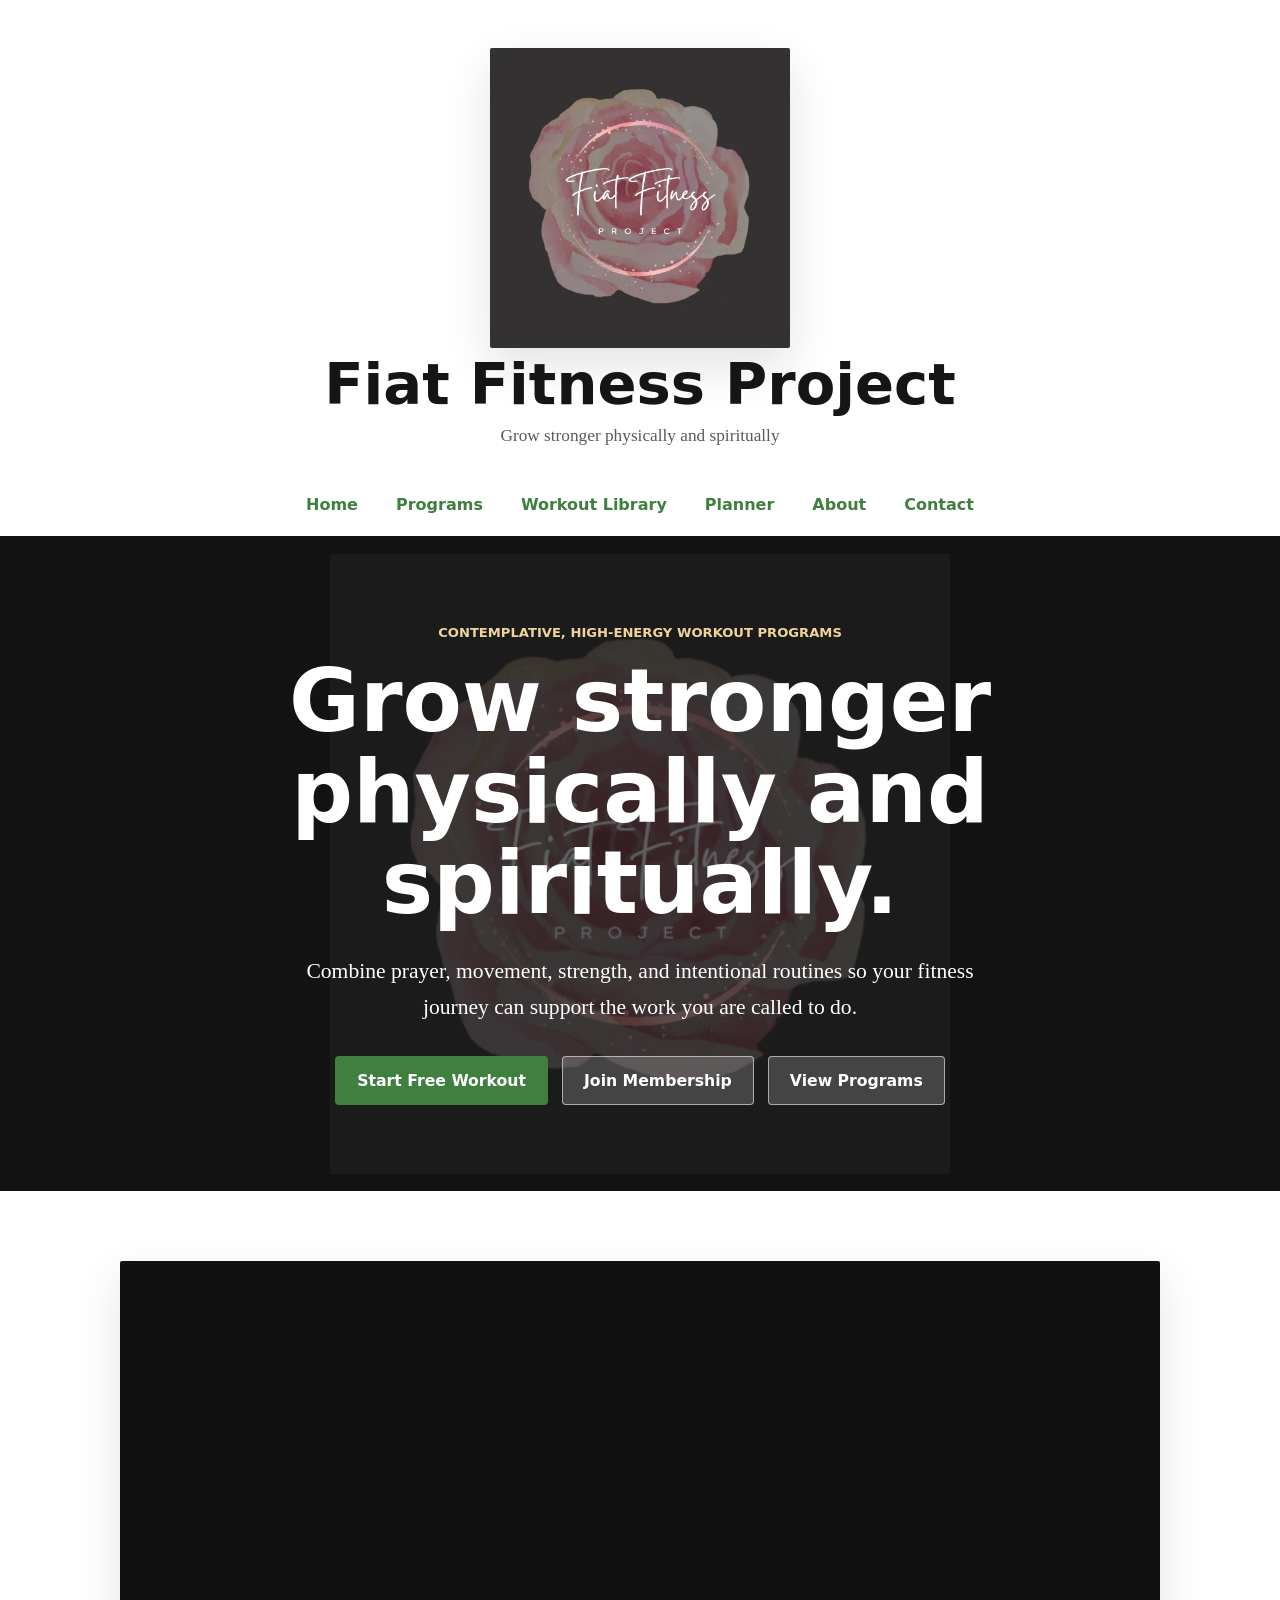
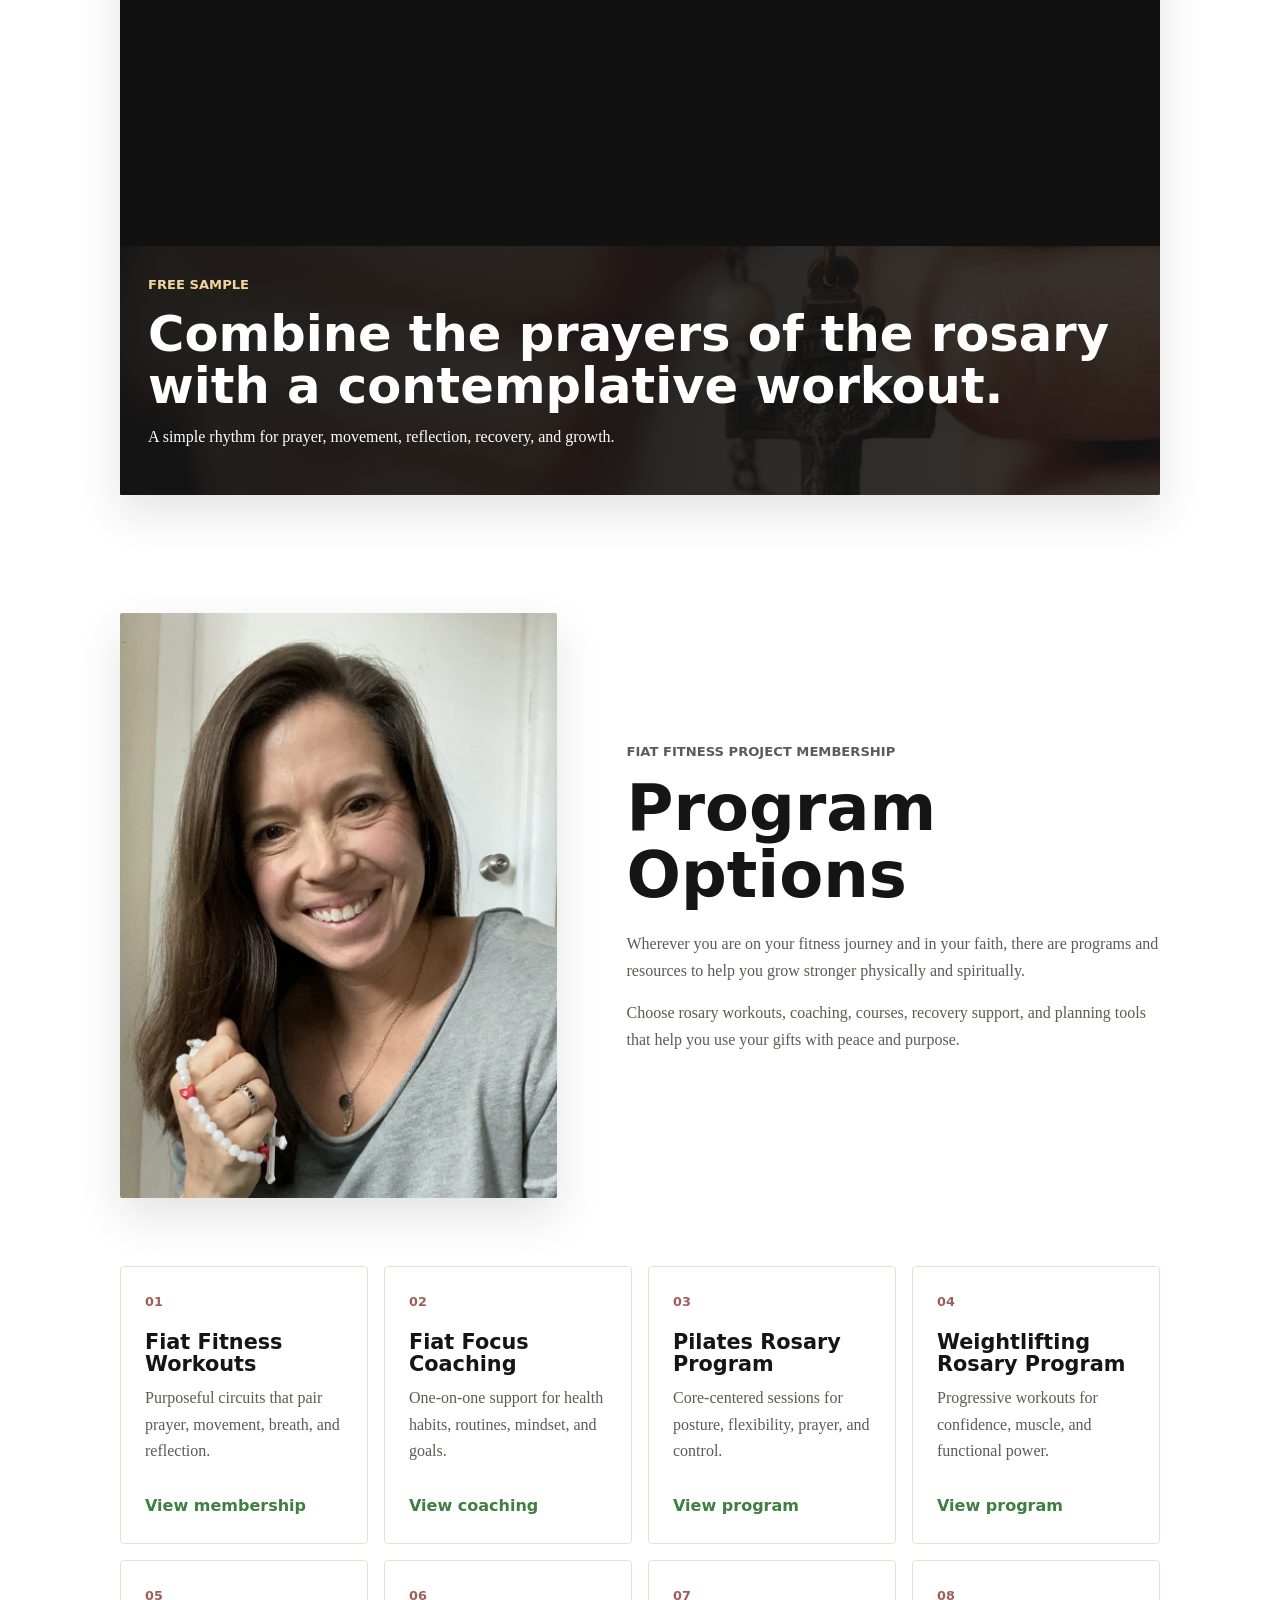
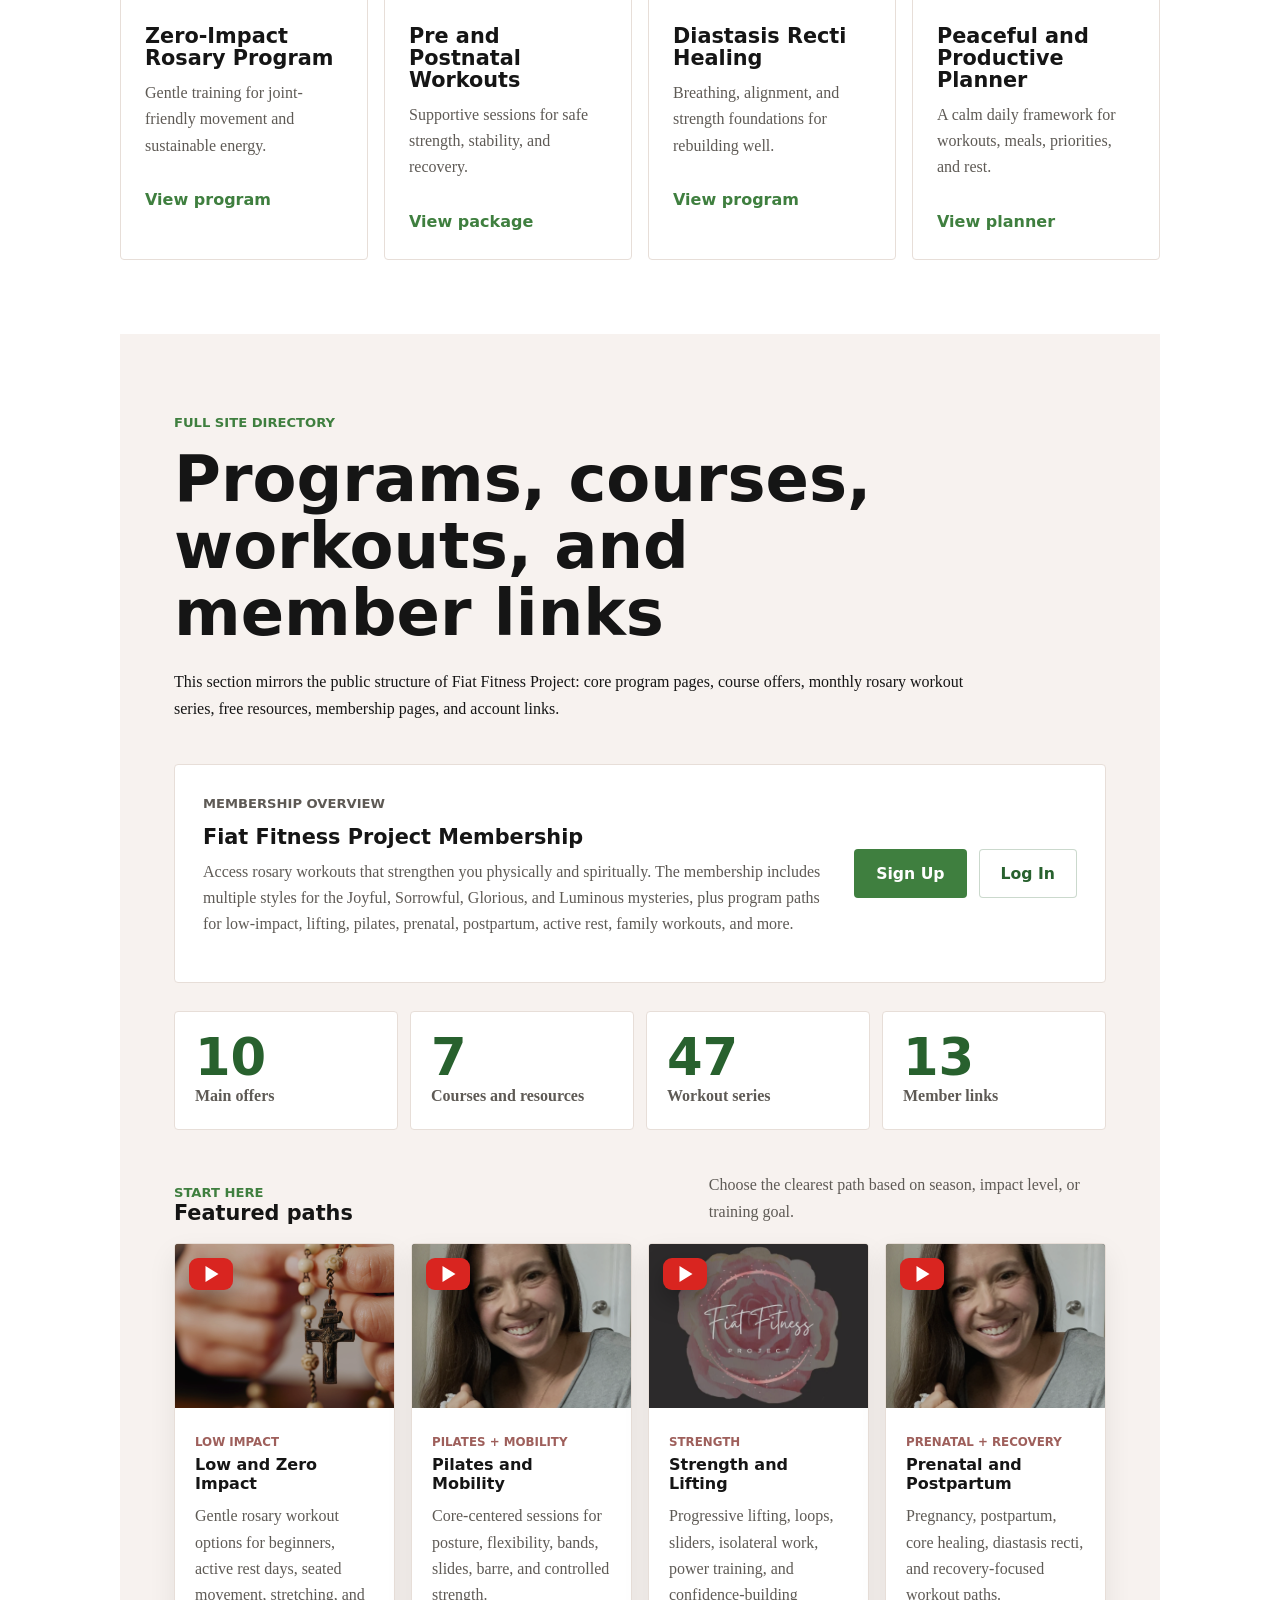
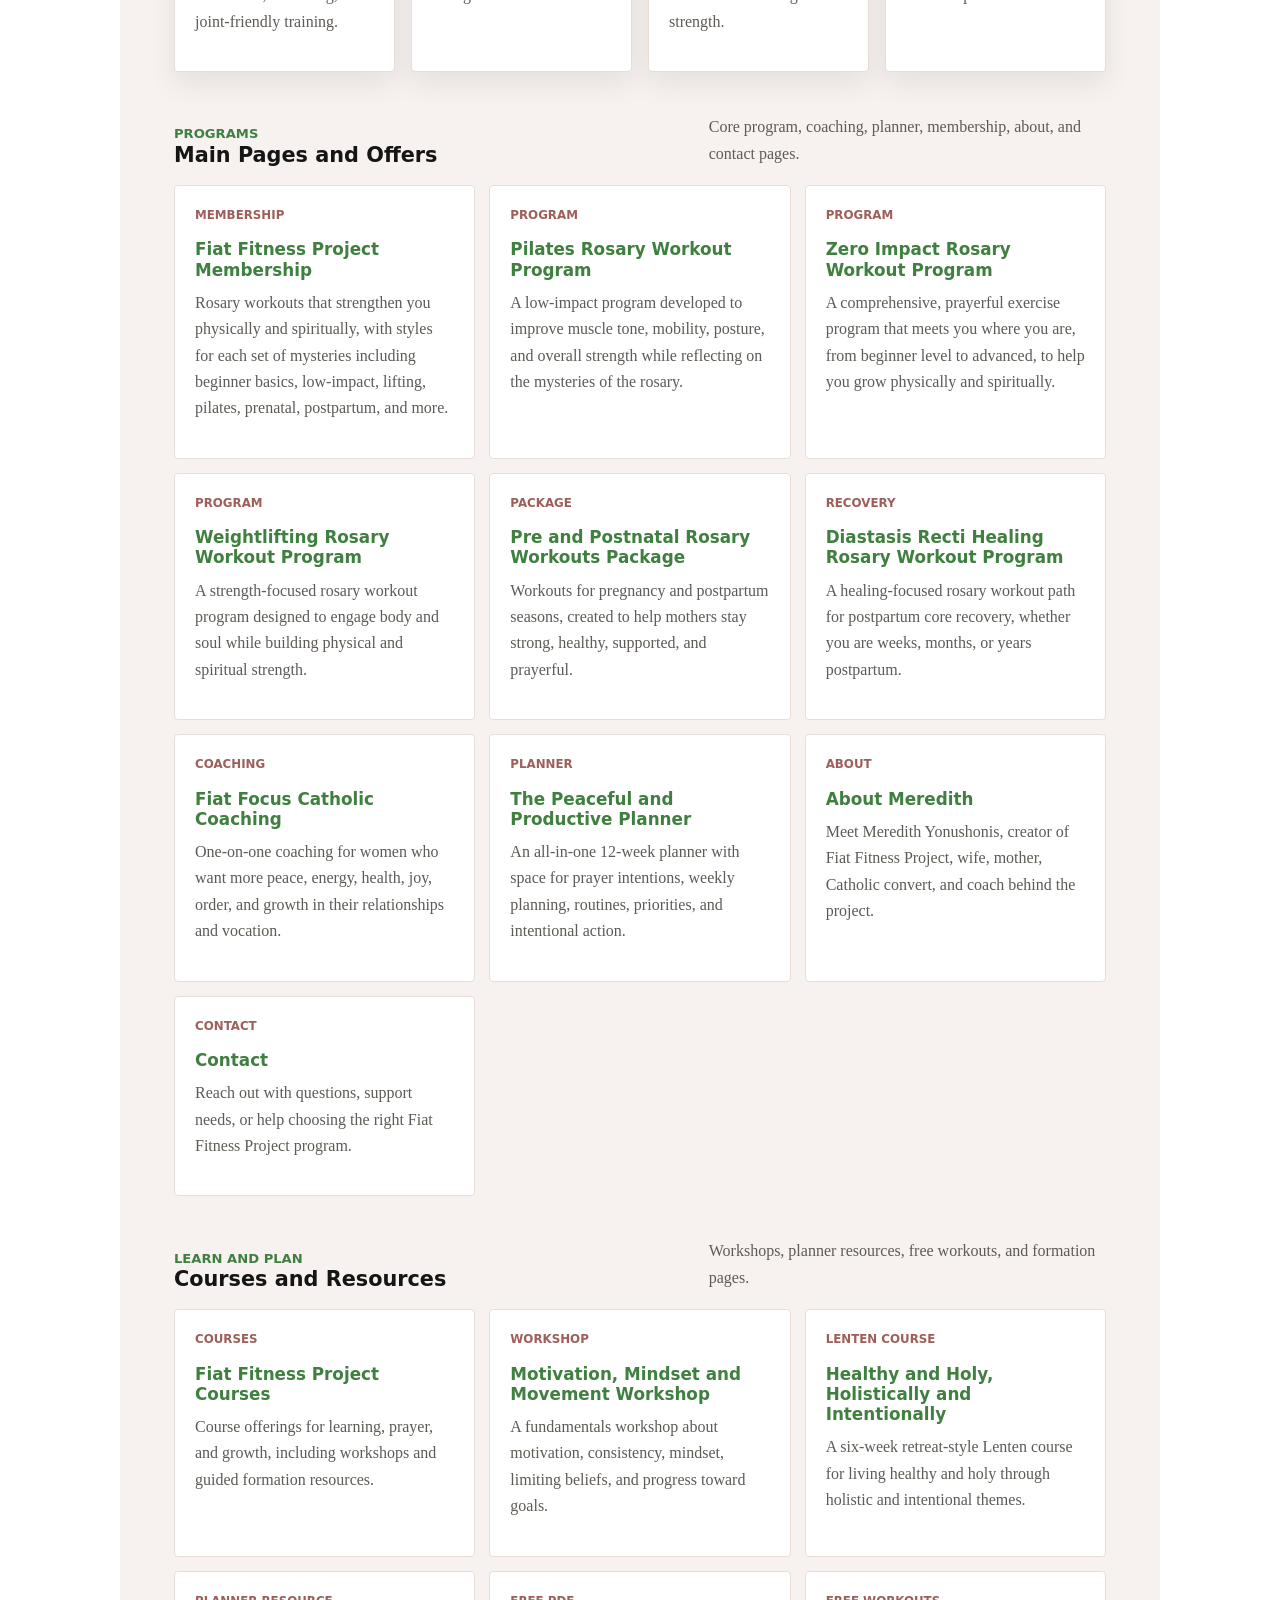
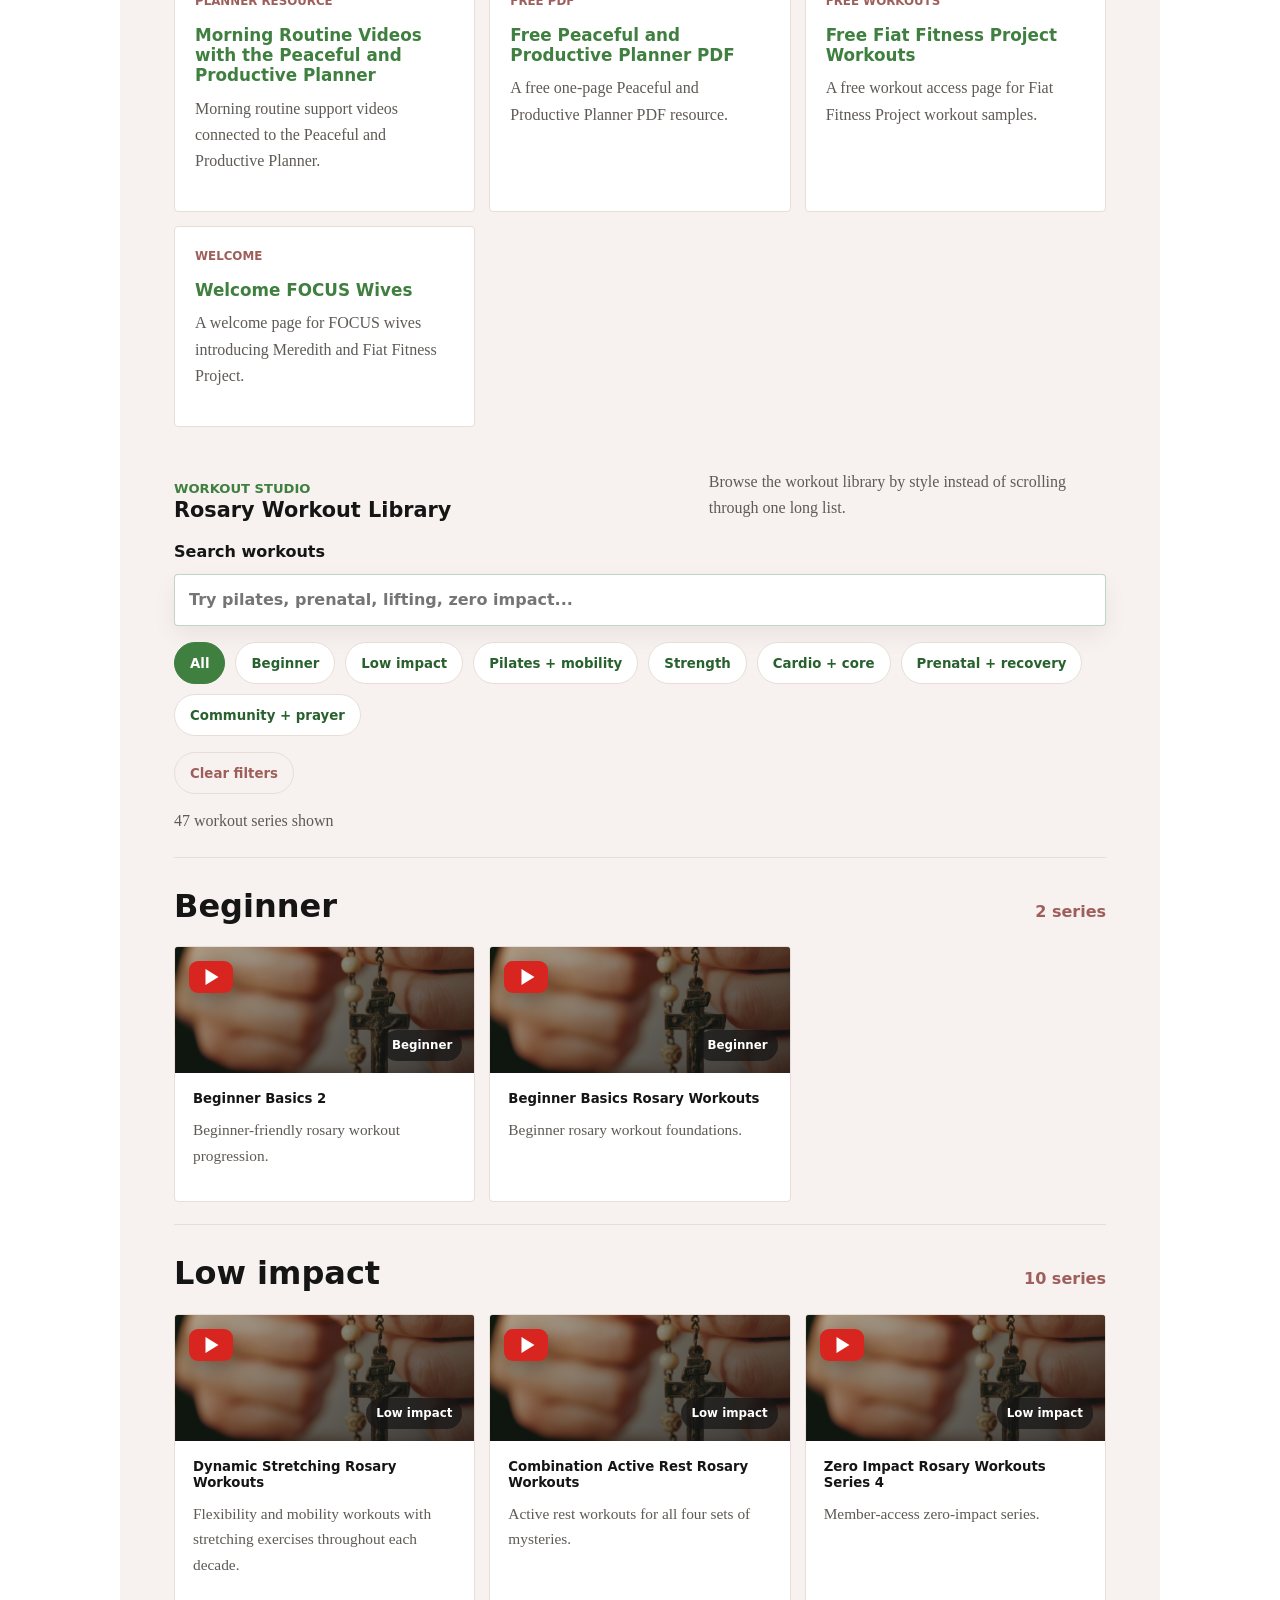
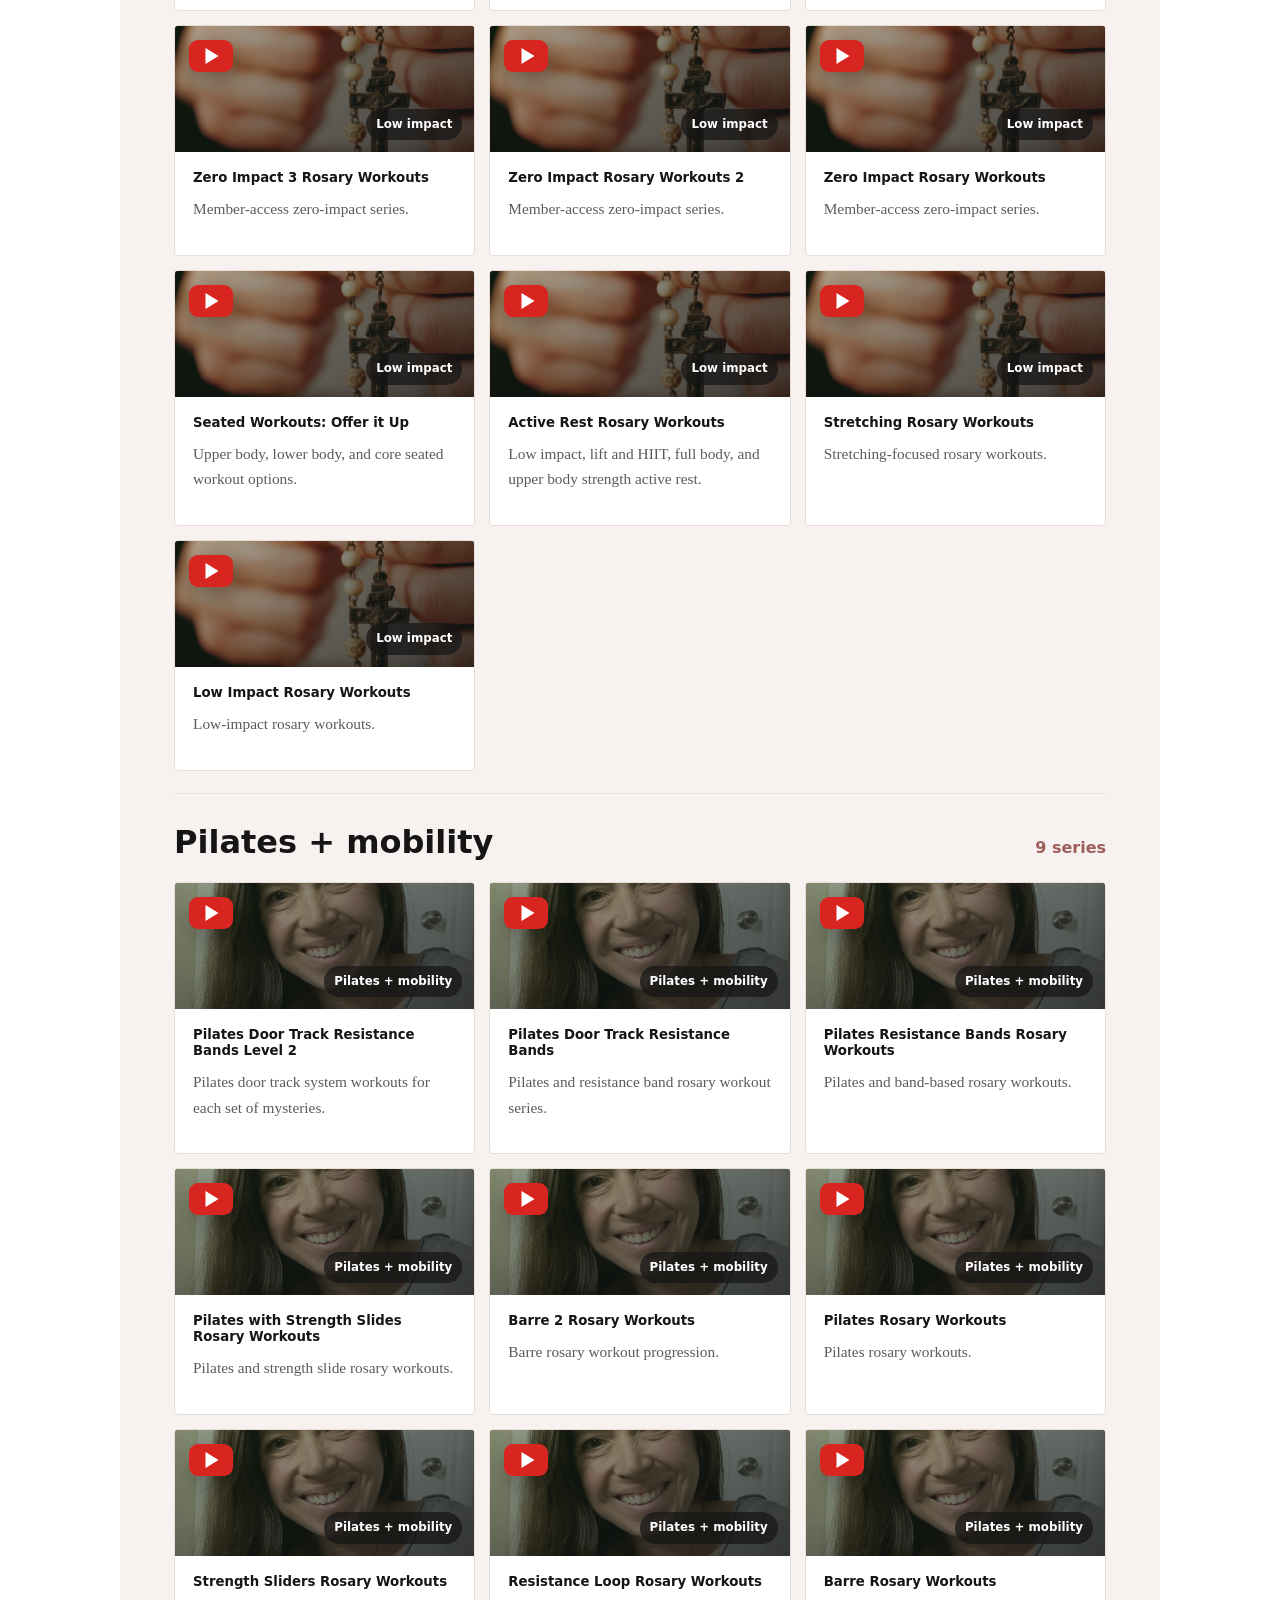
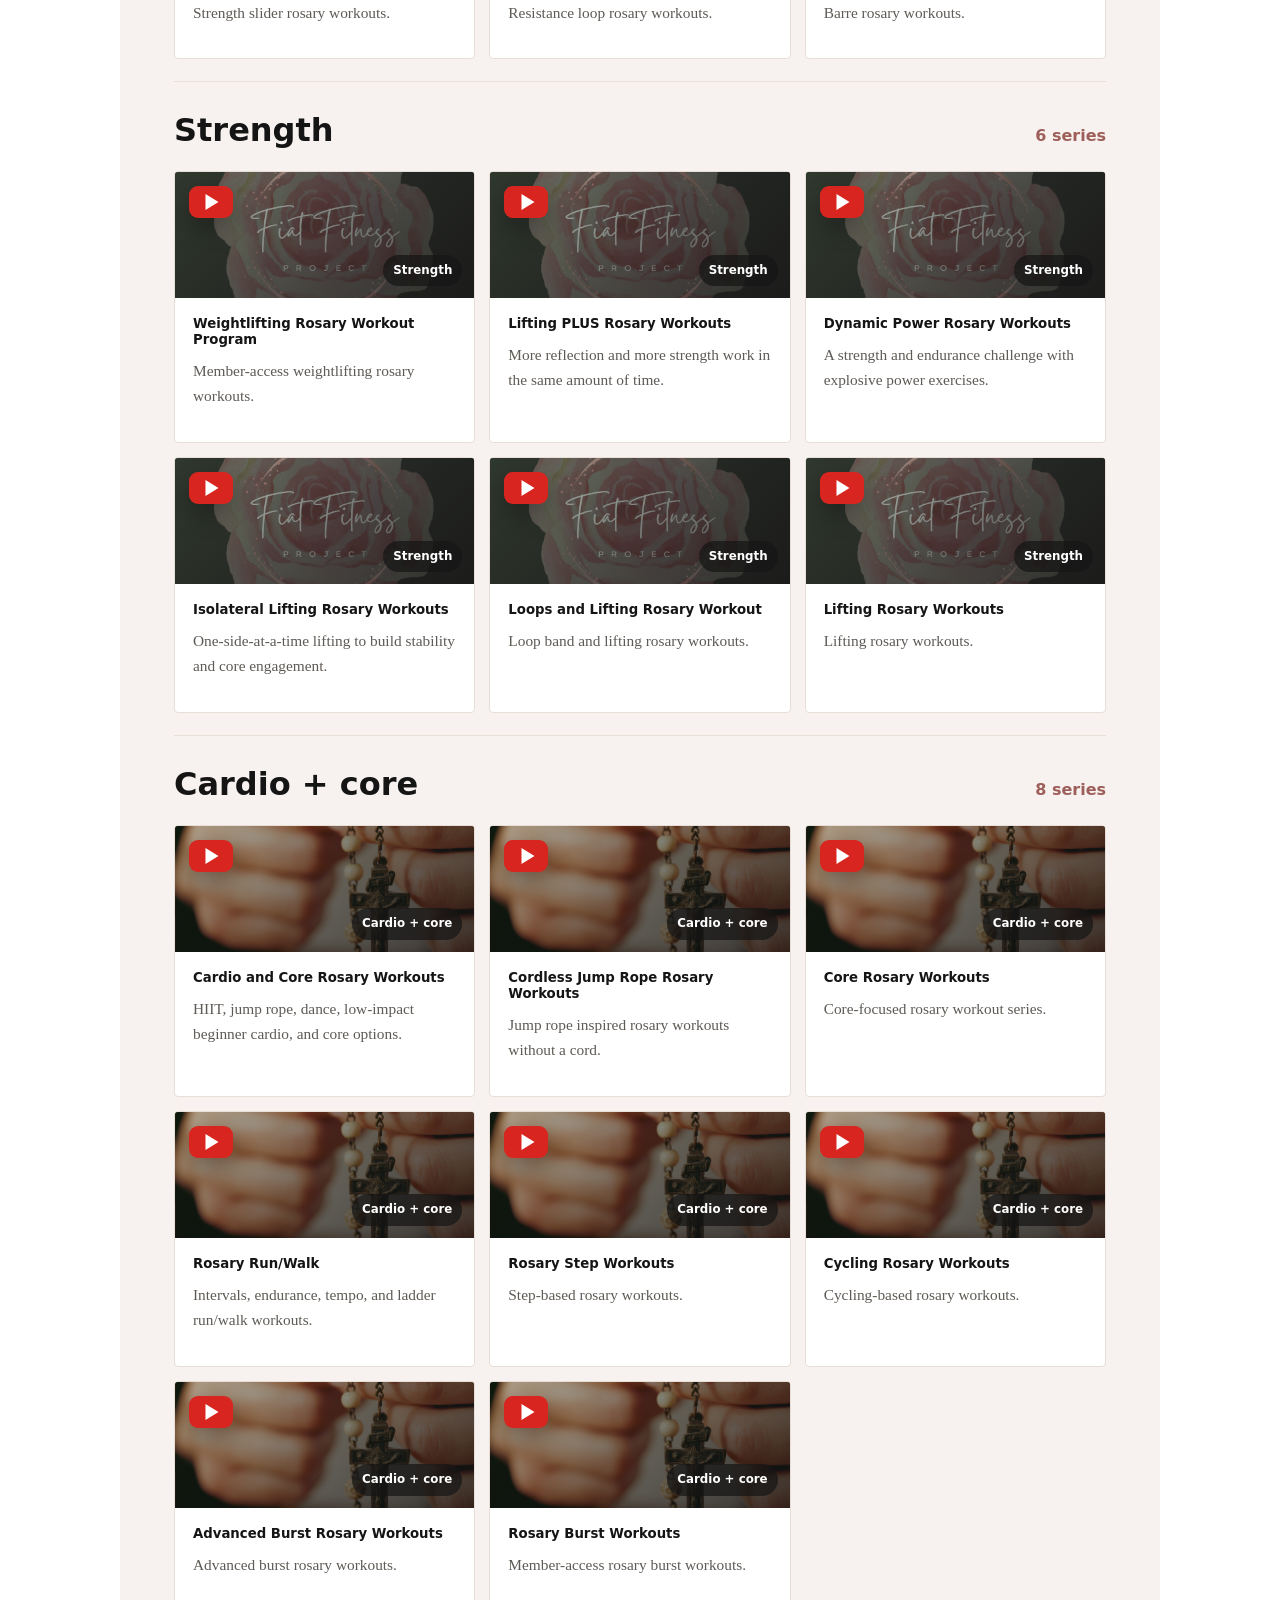
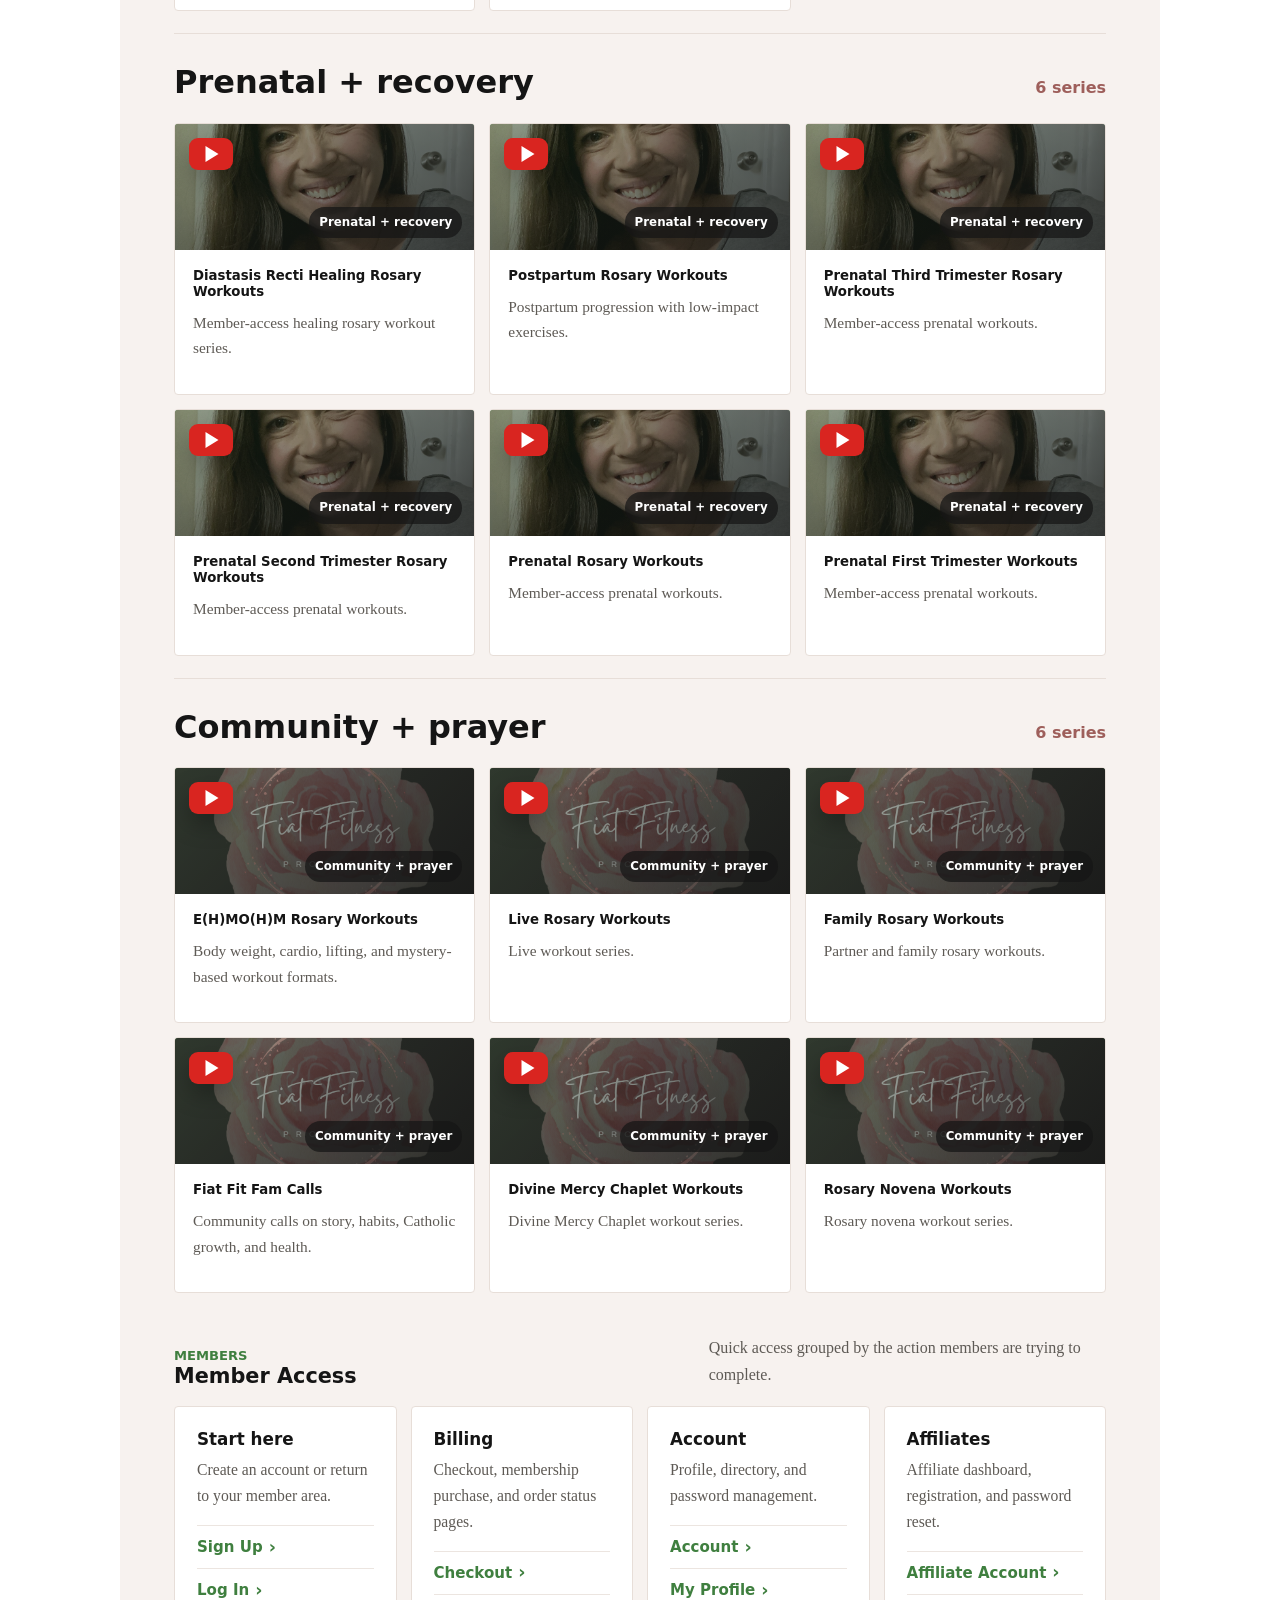
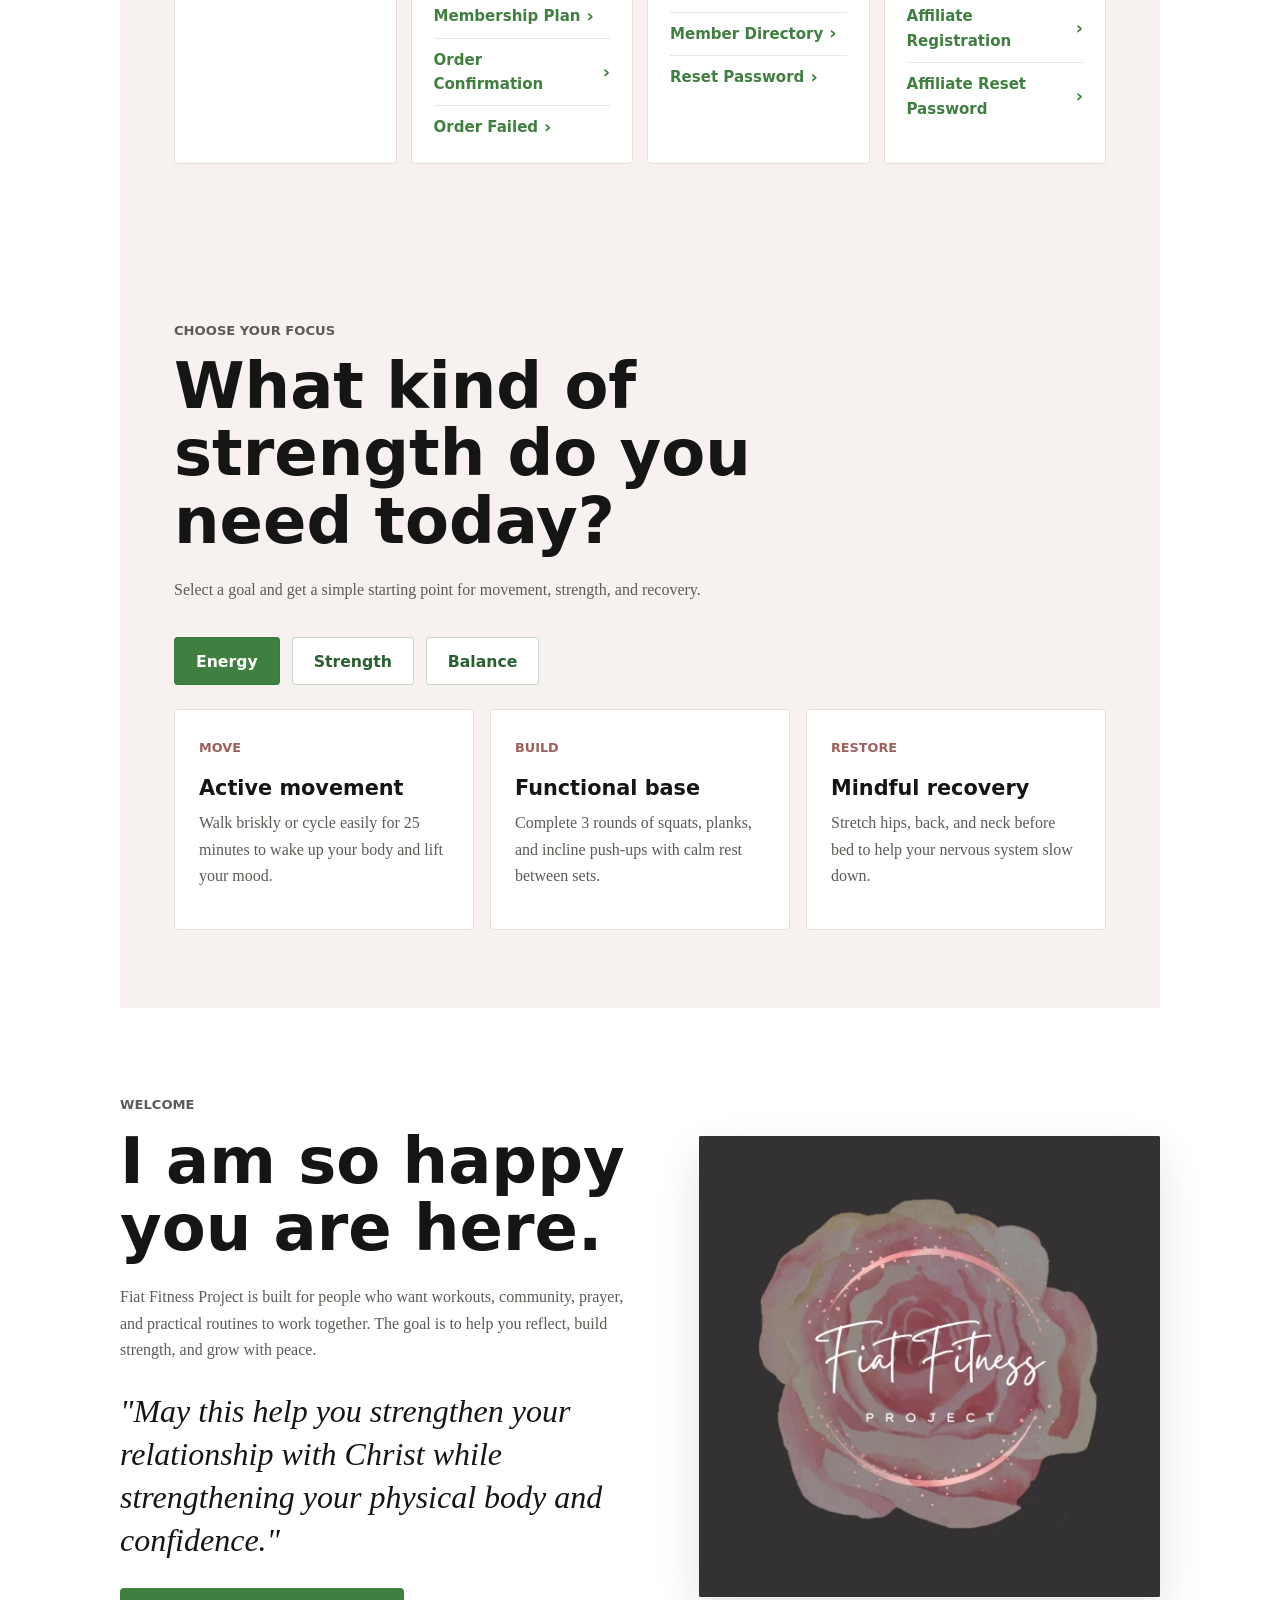
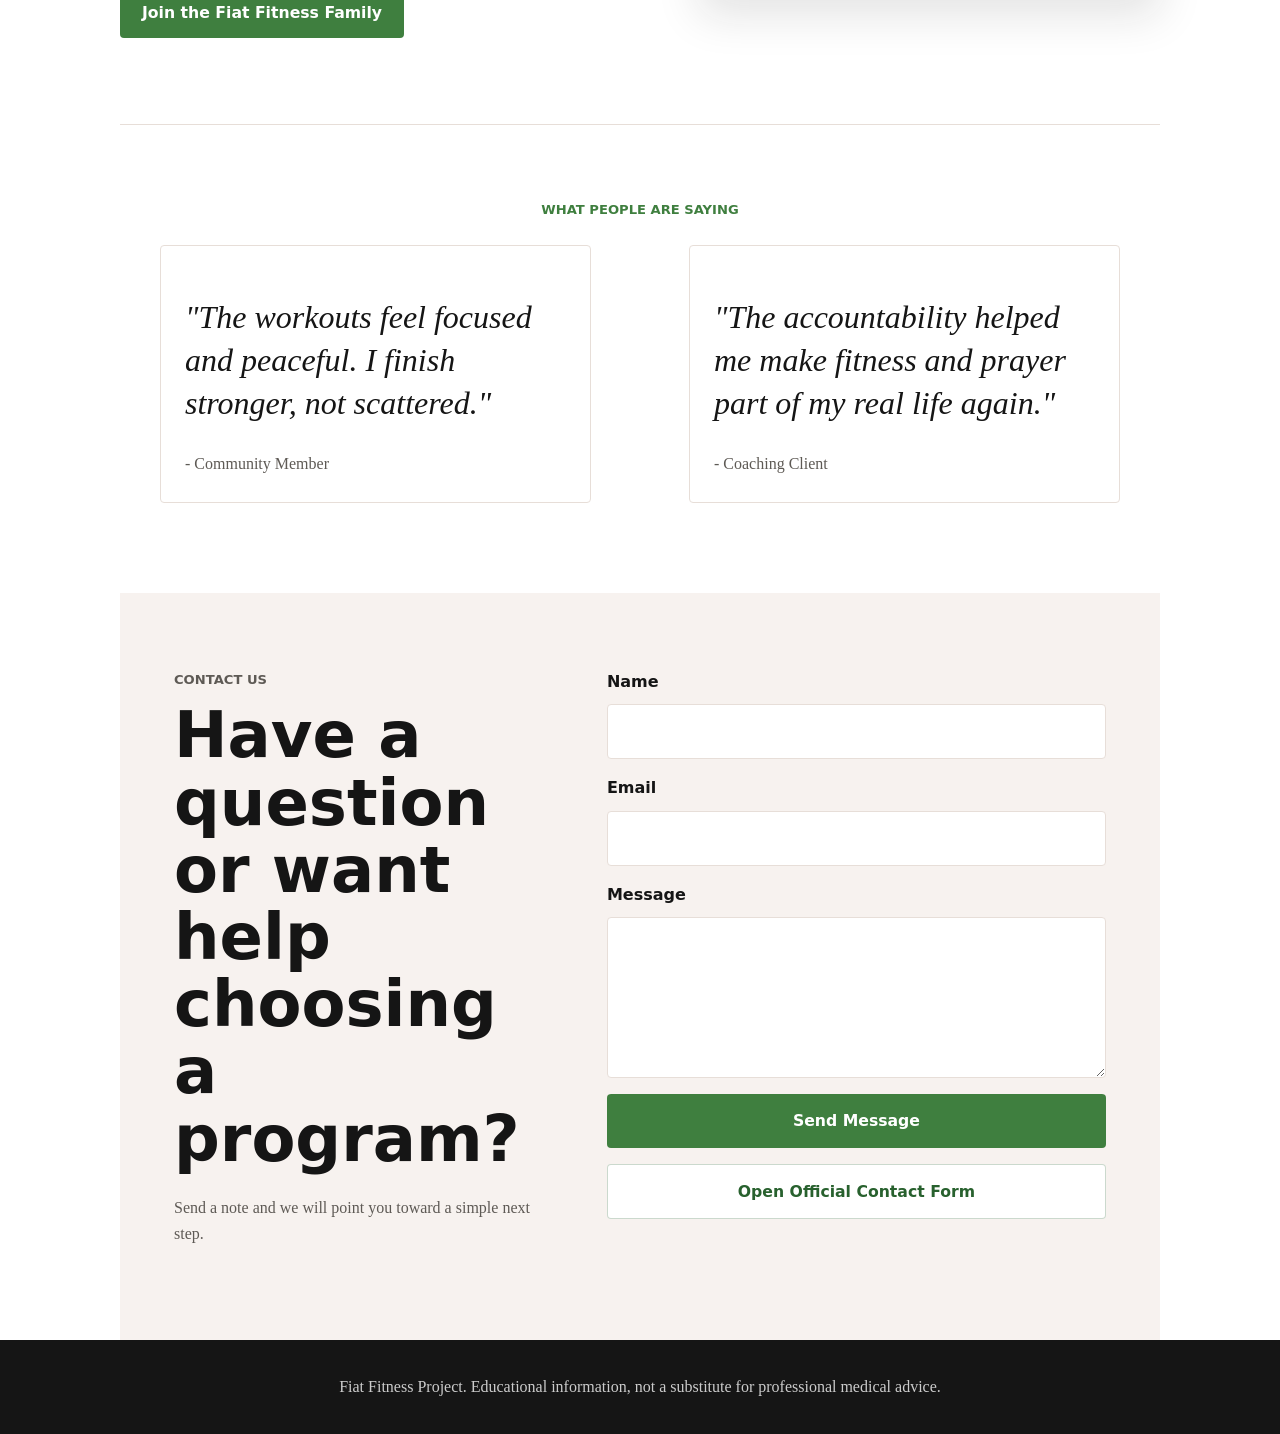
<file: index.html>
<!doctype html>
<html lang="en">
  <head>
    <meta charset="utf-8">
    <meta name="viewport" content="width=device-width, initial-scale=1">
    <meta
      name="description"
      content="Fiat Fitness Project helps you grow stronger physically and spiritually through rosary workouts, coaching, planning, and holistic wellness."
    >
    <meta name="theme-color" content="#3f7f3f">
    <meta property="og:title" content="Fiat Fitness Project">
    <meta
      property="og:description"
      content="Rosary workouts, Catholic coaching, planner tools, and holistic wellness programs to help you grow stronger physically and spiritually."
    >
    <meta property="og:type" content="website">
    <meta property="og:url" content="https://jaimeespinalpr.github.io/healthy-fitness-wellness/">
    <meta property="og:image" content="https://jaimeespinalpr.github.io/healthy-fitness-wellness/assets/fiat-logo.png">
    <meta name="twitter:card" content="summary_large_image">
    <link rel="canonical" href="https://jaimeespinalpr.github.io/healthy-fitness-wellness/">
    <link rel="icon" href="assets/favicon.png">
    <title>Fiat Fitness Project</title>
    <link rel="stylesheet" href="styles.css">
    <script type="application/ld+json">
      {
        "@context": "https://schema.org",
        "@type": "Organization",
        "name": "Fiat Fitness Project",
        "url": "https://jaimeespinalpr.github.io/healthy-fitness-wellness/",
        "logo": "https://jaimeespinalpr.github.io/healthy-fitness-wellness/assets/fiat-logo.png",
        "sameAs": ["https://fiatfitnessproject.com/"]
      }
    </script>
  </head>
  <body id="top">
    <header class="site-header">
      <a class="brand-lockup" href="#home" aria-label="Fiat Fitness Project home">
        <picture>
          <source srcset="assets/fiat-logo.webp" type="image/webp">
          <img class="brand-logo" src="assets/fiat-logo.png" alt="Fiat Fitness Project logo">
        </picture>
        <span class="brand-title">Fiat Fitness Project</span>
        <span class="brand-subtitle">Grow stronger physically and spiritually</span>
      </a>

      <div class="nav-shell">
        <button class="menu-toggle" type="button" aria-controls="primary-nav" aria-expanded="false">
          Menu
        </button>
        <nav id="primary-nav" aria-label="Main navigation">
          <a href="#home">Home</a>
          <a href="#programs">Programs</a>
          <a href="#library">Workout Library</a>
          <a href="#planner">Planner</a>
          <a href="#about">About</a>
          <a href="#contact">Contact</a>
        </nav>
      </div>
    </header>

    <main>
      <section id="home" class="hero">
        <div class="hero__content">
          <p class="eyebrow">Contemplative, high-energy workout programs</p>
          <h1>Grow stronger physically and spiritually.</h1>
          <p>
            Combine prayer, movement, strength, and intentional routines so your
            fitness journey can support the work you are called to do.
          </p>
          <div class="hero__actions">
            <a class="button button--primary" href="https://youtu.be/UbkpXhw2epc">Start Free Workout</a>
            <a class="button button--secondary" href="https://fiatfitnessproject.com/checkout/?plan=29">Join Membership</a>
            <a class="button button--secondary" href="#programs">View Programs</a>
          </div>
        </div>
      </section>

      <section id="sample" class="media-feature">
        <div class="media-card" aria-label="Featured workout preview">
          <iframe
            src="https://www.youtube.com/embed/UbkpXhw2epc"
            title="Fiat Fitness Project free workout sample"
            loading="lazy"
            allow="accelerometer; autoplay; clipboard-write; encrypted-media; gyroscope; picture-in-picture; web-share"
            allowfullscreen
          ></iframe>
          <div class="media-card__copy">
            <p class="eyebrow">Free sample</p>
            <h2>Combine the prayers of the rosary with a contemplative workout.</h2>
            <p>
              A simple rhythm for prayer, movement, reflection, recovery, and
              growth.
            </p>
          </div>
        </div>
      </section>

      <section id="programs" class="program-intro">
        <div class="program-intro__image">
          <picture>
            <source srcset="assets/mer-w-rosary-edited.webp" type="image/webp">
            <img
              src="assets/mer-w-rosary-edited.jpeg"
              alt="Fiat Fitness Project coach holding a rosary"
              loading="lazy"
            >
          </picture>
        </div>
        <div class="program-intro__copy">
          <p class="eyebrow">Fiat Fitness Project membership</p>
          <h2>Program Options</h2>
          <p>
            Wherever you are on your fitness journey and in your faith, there
            are programs and resources to help you grow stronger physically and
            spiritually.
          </p>
          <p>
            Choose rosary workouts, coaching, courses, recovery support, and
            planning tools that help you use your gifts with peace and purpose.
          </p>
        </div>
      </section>

      <section class="program-grid" aria-label="Program options">
        <article>
          <span>01</span>
          <h3>Fiat Fitness Workouts</h3>
          <p>Purposeful circuits that pair prayer, movement, breath, and reflection.</p>
          <a href="programs/membership.html">View membership</a>
        </article>
        <article>
          <span>02</span>
          <h3>Fiat Focus Coaching</h3>
          <p>One-on-one support for health habits, routines, mindset, and goals.</p>
          <a href="programs/coaching.html">View coaching</a>
        </article>
        <article>
          <span>03</span>
          <h3>Pilates Rosary Program</h3>
          <p>Core-centered sessions for posture, flexibility, prayer, and control.</p>
          <a href="programs/pilates.html">View program</a>
        </article>
        <article>
          <span>04</span>
          <h3>Weightlifting Rosary Program</h3>
          <p>Progressive workouts for confidence, muscle, and functional power.</p>
          <a href="programs/weightlifting.html">View program</a>
        </article>
        <article>
          <span>05</span>
          <h3>Zero-Impact Rosary Program</h3>
          <p>Gentle training for joint-friendly movement and sustainable energy.</p>
          <a href="programs/zero-impact.html">View program</a>
        </article>
        <article>
          <span>06</span>
          <h3>Pre and Postnatal Workouts</h3>
          <p>Supportive sessions for safe strength, stability, and recovery.</p>
          <a href="programs/pre-postnatal.html">View package</a>
        </article>
        <article>
          <span>07</span>
          <h3>Diastasis Recti Healing</h3>
          <p>Breathing, alignment, and strength foundations for rebuilding well.</p>
          <a href="programs/diastasis-recti.html">View program</a>
        </article>
        <article id="planner">
          <span>08</span>
          <h3>Peaceful and Productive Planner</h3>
          <p>A calm daily framework for workouts, meals, priorities, and rest.</p>
          <a href="programs/planner.html">View planner</a>
        </article>
      </section>

      <section id="library" class="site-library">
        <div class="library-intro">
          <p class="eyebrow">Full site directory</p>
          <h2>Programs, courses, workouts, and member links</h2>
          <p>
            This section mirrors the public structure of Fiat Fitness Project:
            core program pages, course offers, monthly rosary workout series,
            free resources, membership pages, and account links.
          </p>
        </div>

        <div class="library-block library-block--feature">
          <div>
            <p class="eyebrow">Membership overview</p>
            <h3>Fiat Fitness Project Membership</h3>
            <p>
              Access rosary workouts that strengthen you physically and
              spiritually. The membership includes multiple styles for the
              Joyful, Sorrowful, Glorious, and Luminous mysteries, plus program
              paths for low-impact, lifting, pilates, prenatal, postpartum,
              active rest, family workouts, and more.
            </p>
          </div>
          <div class="feature-actions">
            <a class="button button--primary" href="https://fiatfitnessproject.com/sign-up/">Sign Up</a>
            <a class="button button--secondary button--light" href="https://fiatfitnessproject.com/log-in/">Log In</a>
          </div>
        </div>

        <div class="library-stats" aria-label="Library summary">
          <article>
            <strong>10</strong>
            <span>Main offers</span>
          </article>
          <article>
            <strong>7</strong>
            <span>Courses and resources</span>
          </article>
          <article>
            <strong>47</strong>
            <span>Workout series</span>
          </article>
          <article>
            <strong>13</strong>
            <span>Member links</span>
          </article>
        </div>

        <div class="library-block">
          <div class="block-heading">
            <div>
              <p class="eyebrow">Start here</p>
              <h3>Featured paths</h3>
            </div>
            <p>Choose the clearest path based on season, impact level, or training goal.</p>
          </div>
          <div id="featured-paths" class="featured-paths"></div>
        </div>

        <div class="library-block">
          <div class="block-heading">
            <div>
              <p class="eyebrow">Programs</p>
              <h3>Main Pages and Offers</h3>
            </div>
            <p>Core program, coaching, planner, membership, about, and contact pages.</p>
          </div>
          <div id="offer-list" class="link-card-grid"></div>
        </div>

        <div class="library-block">
          <div class="block-heading">
            <div>
              <p class="eyebrow">Learn and plan</p>
              <h3>Courses and Resources</h3>
            </div>
            <p>Workshops, planner resources, free workouts, and formation pages.</p>
          </div>
          <div id="course-list" class="link-card-grid"></div>
        </div>

        <div class="library-block workout-studio">
          <div class="block-heading">
            <div>
              <p class="eyebrow">Workout studio</p>
              <h3>Rosary Workout Library</h3>
            </div>
            <p>Browse the workout library by style instead of scrolling through one long list.</p>
          </div>
          <div class="library-tools">
            <label class="search-box">
              <span>Search workouts</span>
              <input id="library-search" type="search" placeholder="Try pilates, prenatal, lifting, zero impact...">
            </label>
            <div id="workout-filters" class="filter-bar" role="group" aria-label="Workout category filters"></div>
            <button id="clear-library" class="clear-button" type="button">Clear filters</button>
          </div>
          <p id="library-count" class="library-count" aria-live="polite"></p>
          <div id="workout-sections" class="workout-sections"></div>
        </div>

        <div class="library-block">
          <div class="block-heading">
            <div>
              <p class="eyebrow">Members</p>
              <h3>Member Access</h3>
            </div>
            <p>Quick access grouped by the action members are trying to complete.</p>
          </div>
          <div id="account-list" class="directory-list"></div>
        </div>
      </section>

      <section class="weekly-focus">
        <div class="weekly-focus__intro">
          <p class="eyebrow">Choose your focus</p>
          <h2>What kind of strength do you need today?</h2>
          <p>
            Select a goal and get a simple starting point for movement,
            strength, and recovery.
          </p>
        </div>

        <div class="goal-switcher" role="group" aria-label="Weekly goal">
          <button class="goal-button is-active" type="button" data-goal="energy">Energy</button>
          <button class="goal-button" type="button" data-goal="strength">Strength</button>
          <button class="goal-button" type="button" data-goal="balance">Balance</button>
        </div>

        <div class="plan-grid" aria-live="polite">
          <article>
            <span>Move</span>
            <h3 id="movement-title">Active movement</h3>
            <p id="movement-copy">
              Walk briskly or cycle easily for 25 minutes to wake up your body
              and lift your mood.
            </p>
          </article>
          <article>
            <span>Build</span>
            <h3 id="strength-title">Functional base</h3>
            <p id="strength-copy">
              Complete 3 rounds of squats, planks, and incline push-ups with
              calm rest between sets.
            </p>
          </article>
          <article>
            <span>Restore</span>
            <h3 id="recovery-title">Mindful recovery</h3>
            <p id="recovery-copy">
              Stretch hips, back, and neck before bed to help your nervous
              system slow down.
            </p>
          </article>
        </div>
      </section>

      <section id="about" class="welcome">
        <div class="welcome__copy">
          <p class="eyebrow">Welcome</p>
          <h2>I am so happy you are here.</h2>
          <p>
            Fiat Fitness Project is built for people who want workouts,
            community, prayer, and practical routines to work together. The goal
            is to help you reflect, build strength, and grow with peace.
          </p>
          <blockquote>
            "May this help you strengthen your relationship with Christ while
            strengthening your physical body and confidence."
          </blockquote>
          <a class="button button--primary" href="#contact">Join the Fiat Fitness Family</a>
        </div>
        <div class="welcome__image">
          <img
            src="assets/fiat-logo.webp"
            alt="Fiat Fitness Project floral logo"
            loading="lazy"
          >
        </div>
      </section>

      <section class="testimonials">
        <p class="eyebrow">What people are saying</p>
        <div class="testimonial-grid">
          <figure>
            <blockquote>
              "The workouts feel focused and peaceful. I finish stronger, not
              scattered."
            </blockquote>
            <figcaption>- Community Member</figcaption>
          </figure>
          <figure>
            <blockquote>
              "The accountability helped me make fitness and prayer part of my
              real life again."
            </blockquote>
            <figcaption>- Coaching Client</figcaption>
          </figure>
        </div>
      </section>

      <section id="contact" class="contact">
        <div>
          <p class="eyebrow">Contact us</p>
          <h2>Have a question or want help choosing a program?</h2>
          <p>
            Send a note and we will point you toward a simple next step.
          </p>
        </div>
        <form class="contact-form">
          <label>
            Name
            <input type="text" name="name" autocomplete="name" required>
          </label>
          <label>
            Email
            <input type="email" name="email" autocomplete="email" required>
          </label>
          <label>
            Message
            <textarea name="message" rows="5" required></textarea>
          </label>
          <button class="button button--primary" type="submit">Send Message</button>
          <a class="button button--secondary button--light" href="https://fiatfitnessproject.com/contact/">Open Official Contact Form</a>
          <p class="form-note" role="status"></p>
        </form>
      </section>
    </main>

    <footer>
      <p>Fiat Fitness Project. Educational information, not a substitute for professional medical advice.</p>
    </footer>

    <script src="script.js"></script>
  </body>
</html>
</file>
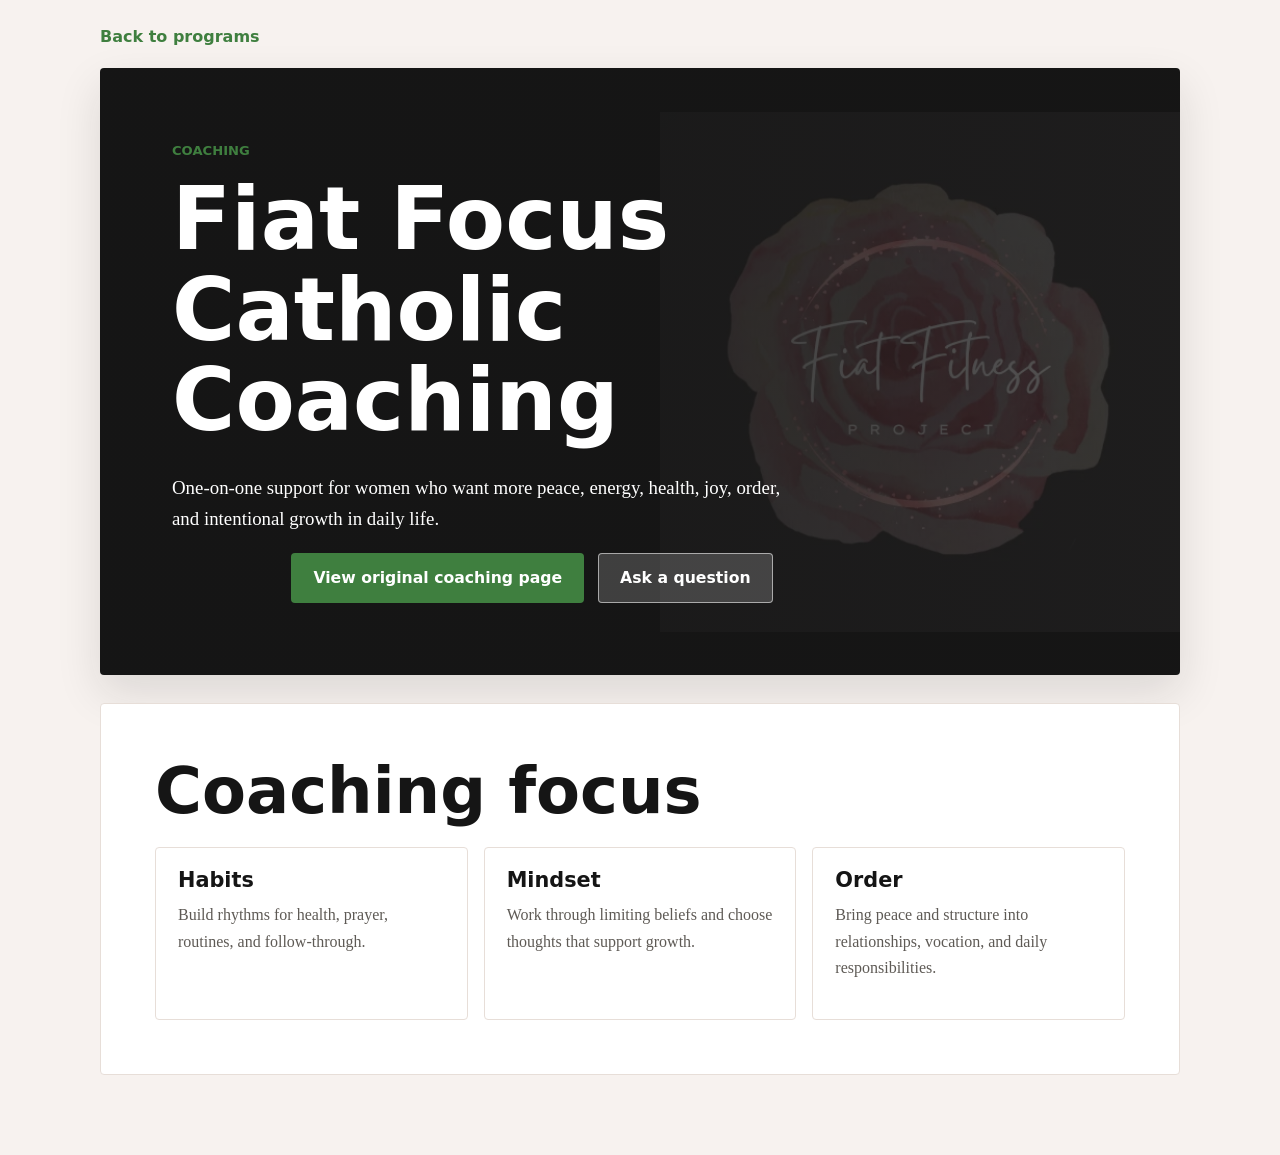
<file: programs/coaching.html>
<!doctype html>
<html lang="en">
  <head>
    <meta charset="utf-8">
    <meta name="viewport" content="width=device-width, initial-scale=1">
    <meta name="description" content="Fiat Focus Catholic Coaching overview for women seeking peace, energy, health, joy, order, and growth.">
    <meta name="theme-color" content="#3f7f3f">
    <link rel="icon" href="../assets/favicon.png">
    <link rel="stylesheet" href="../styles.css">
    <title>Fiat Focus Catholic Coaching</title>
  </head>
  <body class="program-page">
    <main class="program-detail">
      <a class="back-link" href="../index.html#programs">Back to programs</a>
      <section class="program-hero program-hero--dark">
        <div>
          <p class="eyebrow">Coaching</p>
          <h1>Fiat Focus Catholic Coaching</h1>
          <p>One-on-one support for women who want more peace, energy, health, joy, order, and intentional growth in daily life.</p>
          <div class="hero__actions">
            <a class="button button--primary" href="https://fiatfitnessproject.com/fiat-focus/">View original coaching page</a>
            <a class="button button--secondary" href="../index.html#contact">Ask a question</a>
          </div>
        </div>
      </section>
      <section class="program-content">
        <h2>Coaching focus</h2>
        <div class="detail-grid">
          <article><h3>Habits</h3><p>Build rhythms for health, prayer, routines, and follow-through.</p></article>
          <article><h3>Mindset</h3><p>Work through limiting beliefs and choose thoughts that support growth.</p></article>
          <article><h3>Order</h3><p>Bring peace and structure into relationships, vocation, and daily responsibilities.</p></article>
        </div>
      </section>
    </main>
  </body>
</html>
</file>
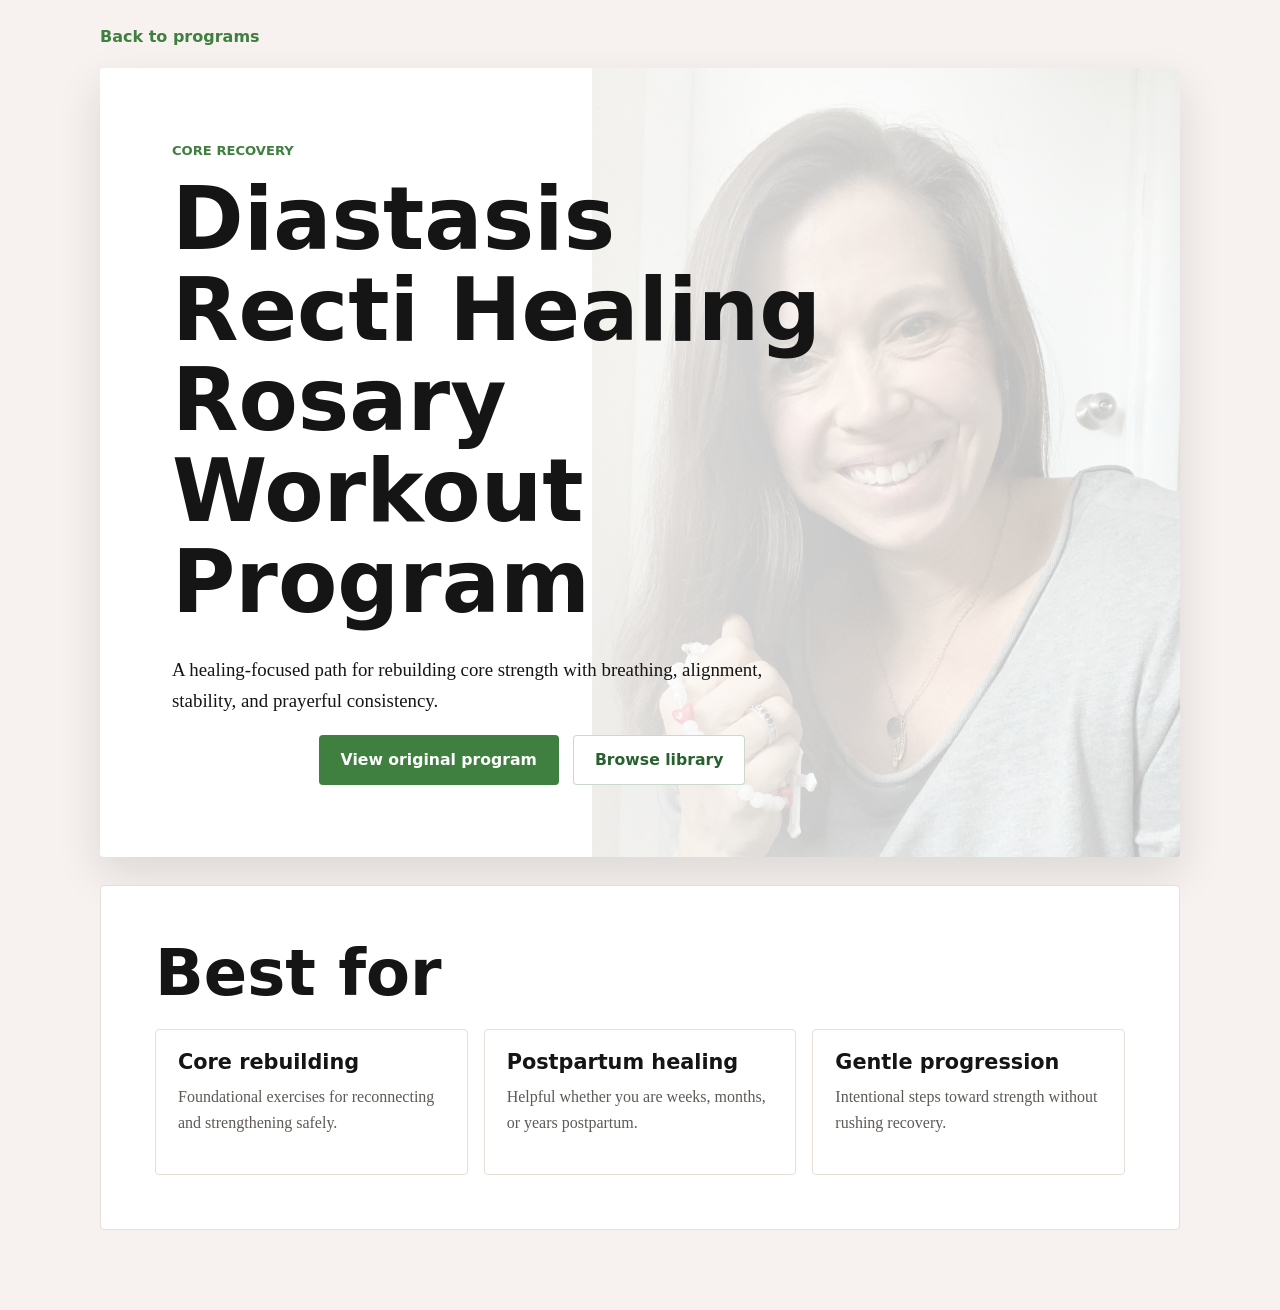
<file: programs/diastasis-recti.html>
<!doctype html>
<html lang="en">
  <head>
    <meta charset="utf-8">
    <meta name="viewport" content="width=device-width, initial-scale=1">
    <meta name="description" content="Diastasis Recti Healing Rosary Workout Program overview for postpartum core healing and rebuilding strength.">
    <meta name="theme-color" content="#3f7f3f">
    <link rel="icon" href="../assets/favicon.png">
    <link rel="stylesheet" href="../styles.css">
    <title>Diastasis Recti Healing Rosary Workout Program</title>
  </head>
  <body class="program-page">
    <main class="program-detail">
      <a class="back-link" href="../index.html#programs">Back to programs</a>
      <section class="program-hero">
        <div>
          <p class="eyebrow">Core recovery</p>
          <h1>Diastasis Recti Healing Rosary Workout Program</h1>
          <p>A healing-focused path for rebuilding core strength with breathing, alignment, stability, and prayerful consistency.</p>
          <div class="hero__actions">
            <a class="button button--primary" href="https://fiatfitnessproject.com/diastasis-recti-healing-rosary-workout-program/">View original program</a>
            <a class="button button--secondary button--light" href="../index.html#library">Browse library</a>
          </div>
        </div>
      </section>
      <section class="program-content">
        <h2>Best for</h2>
        <div class="detail-grid">
          <article><h3>Core rebuilding</h3><p>Foundational exercises for reconnecting and strengthening safely.</p></article>
          <article><h3>Postpartum healing</h3><p>Helpful whether you are weeks, months, or years postpartum.</p></article>
          <article><h3>Gentle progression</h3><p>Intentional steps toward strength without rushing recovery.</p></article>
        </div>
      </section>
    </main>
  </body>
</html>
</file>
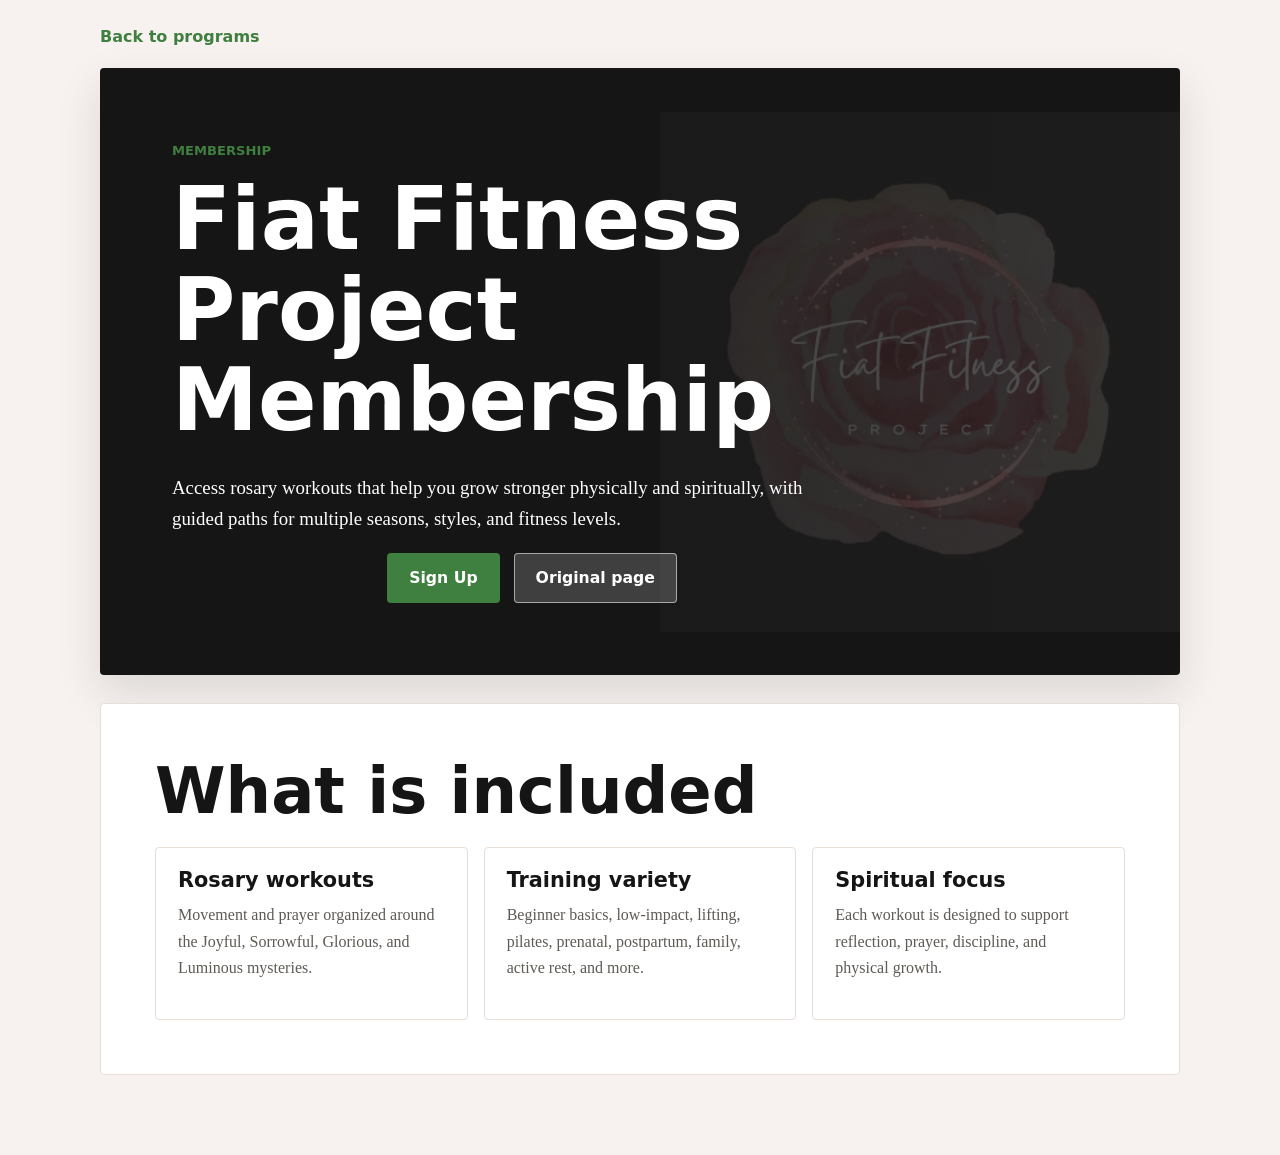
<file: programs/membership.html>
<!doctype html>
<html lang="en">
  <head>
    <meta charset="utf-8">
    <meta name="viewport" content="width=device-width, initial-scale=1">
    <meta name="description" content="Fiat Fitness Project membership overview with rosary workouts, program paths, coaching resources, and member access.">
    <meta name="theme-color" content="#3f7f3f">
    <link rel="icon" href="../assets/favicon.png">
    <link rel="stylesheet" href="../styles.css">
    <title>Fiat Fitness Project Membership</title>
  </head>
  <body class="program-page">
    <main class="program-detail">
      <a class="back-link" href="../index.html#programs">Back to programs</a>
      <section class="program-hero program-hero--dark">
        <div>
          <p class="eyebrow">Membership</p>
          <h1>Fiat Fitness Project Membership</h1>
          <p>Access rosary workouts that help you grow stronger physically and spiritually, with guided paths for multiple seasons, styles, and fitness levels.</p>
          <div class="hero__actions">
            <a class="button button--primary" href="https://fiatfitnessproject.com/sign-up/">Sign Up</a>
            <a class="button button--secondary" href="https://fiatfitnessproject.com/home-2/lets-get-started-choose-your-option/">Original page</a>
          </div>
        </div>
      </section>
      <section class="program-content">
        <h2>What is included</h2>
        <div class="detail-grid">
          <article><h3>Rosary workouts</h3><p>Movement and prayer organized around the Joyful, Sorrowful, Glorious, and Luminous mysteries.</p></article>
          <article><h3>Training variety</h3><p>Beginner basics, low-impact, lifting, pilates, prenatal, postpartum, family, active rest, and more.</p></article>
          <article><h3>Spiritual focus</h3><p>Each workout is designed to support reflection, prayer, discipline, and physical growth.</p></article>
        </div>
      </section>
    </main>
  </body>
</html>
</file>
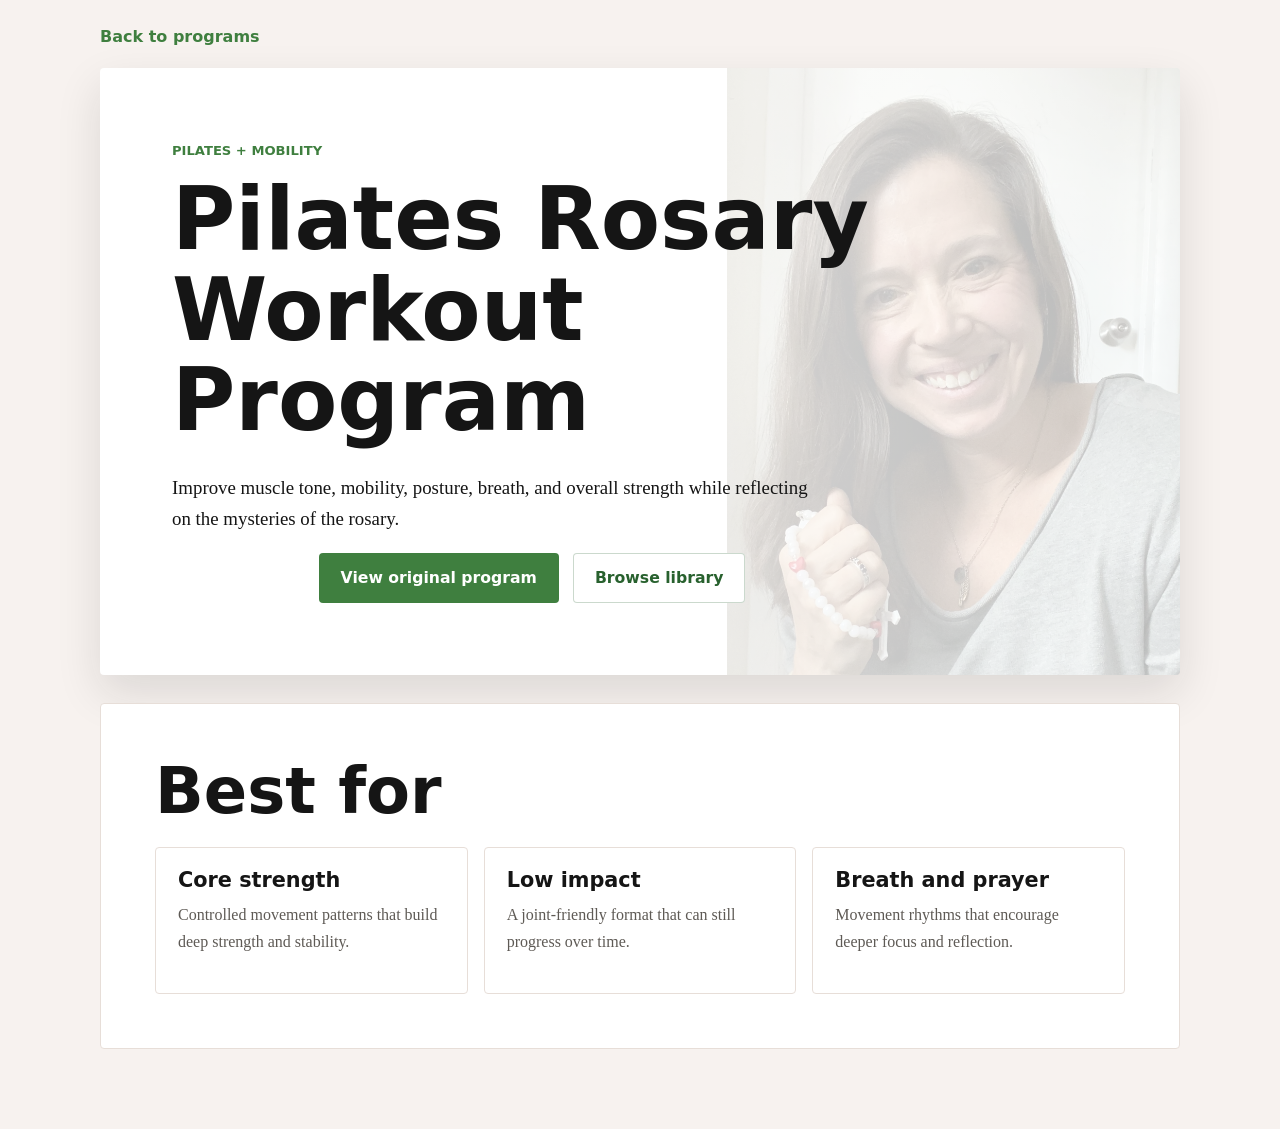
<file: programs/pilates.html>
<!doctype html>
<html lang="en">
  <head>
    <meta charset="utf-8">
    <meta name="viewport" content="width=device-width, initial-scale=1">
    <meta name="description" content="Pilates Rosary Workout Program overview for mobility, posture, strength, breath, and prayer.">
    <meta name="theme-color" content="#3f7f3f">
    <link rel="icon" href="../assets/favicon.png">
    <link rel="stylesheet" href="../styles.css">
    <title>Pilates Rosary Workout Program</title>
  </head>
  <body class="program-page">
    <main class="program-detail">
      <a class="back-link" href="../index.html#programs">Back to programs</a>
      <section class="program-hero">
        <div>
          <p class="eyebrow">Pilates + mobility</p>
          <h1>Pilates Rosary Workout Program</h1>
          <p>Improve muscle tone, mobility, posture, breath, and overall strength while reflecting on the mysteries of the rosary.</p>
          <div class="hero__actions">
            <a class="button button--primary" href="https://fiatfitnessproject.com/pilates-rosary-workout-program-2/">View original program</a>
            <a class="button button--secondary button--light" href="../index.html#library">Browse library</a>
          </div>
        </div>
      </section>
      <section class="program-content">
        <h2>Best for</h2>
        <div class="detail-grid">
          <article><h3>Core strength</h3><p>Controlled movement patterns that build deep strength and stability.</p></article>
          <article><h3>Low impact</h3><p>A joint-friendly format that can still progress over time.</p></article>
          <article><h3>Breath and prayer</h3><p>Movement rhythms that encourage deeper focus and reflection.</p></article>
        </div>
      </section>
    </main>
  </body>
</html>
</file>
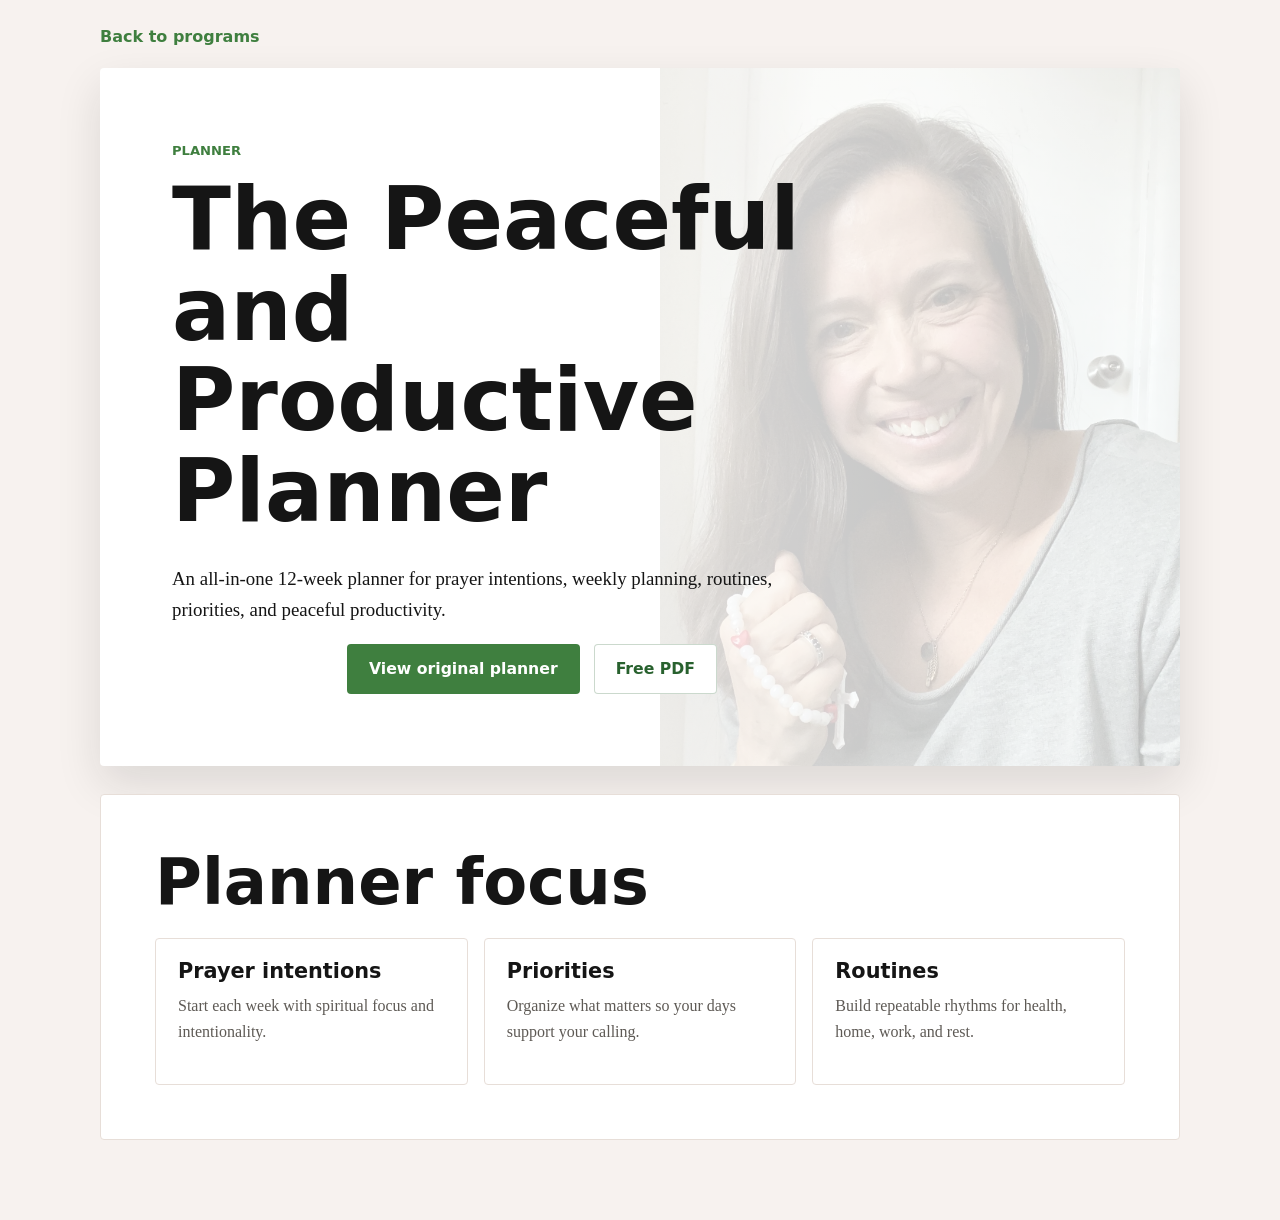
<file: programs/planner.html>
<!doctype html>
<html lang="en">
  <head>
    <meta charset="utf-8">
    <meta name="viewport" content="width=device-width, initial-scale=1">
    <meta name="description" content="The Peaceful and Productive Planner overview for 12 weeks of prayer, priorities, routines, and intentional action.">
    <meta name="theme-color" content="#3f7f3f">
    <link rel="icon" href="../assets/favicon.png">
    <link rel="stylesheet" href="../styles.css">
    <title>The Peaceful and Productive Planner</title>
  </head>
  <body class="program-page">
    <main class="program-detail">
      <a class="back-link" href="../index.html#programs">Back to programs</a>
      <section class="program-hero">
        <div>
          <p class="eyebrow">Planner</p>
          <h1>The Peaceful and Productive Planner</h1>
          <p>An all-in-one 12-week planner for prayer intentions, weekly planning, routines, priorities, and peaceful productivity.</p>
          <div class="hero__actions">
            <a class="button button--primary" href="https://fiatfitnessproject.com/the-peaceful-productive-planner/">View original planner</a>
            <a class="button button--secondary button--light" href="https://fiatfitnessproject.com/your-free-peaceful-productive-planner-1-page-pdf/">Free PDF</a>
          </div>
        </div>
      </section>
      <section class="program-content">
        <h2>Planner focus</h2>
        <div class="detail-grid">
          <article><h3>Prayer intentions</h3><p>Start each week with spiritual focus and intentionality.</p></article>
          <article><h3>Priorities</h3><p>Organize what matters so your days support your calling.</p></article>
          <article><h3>Routines</h3><p>Build repeatable rhythms for health, home, work, and rest.</p></article>
        </div>
      </section>
    </main>
  </body>
</html>
</file>
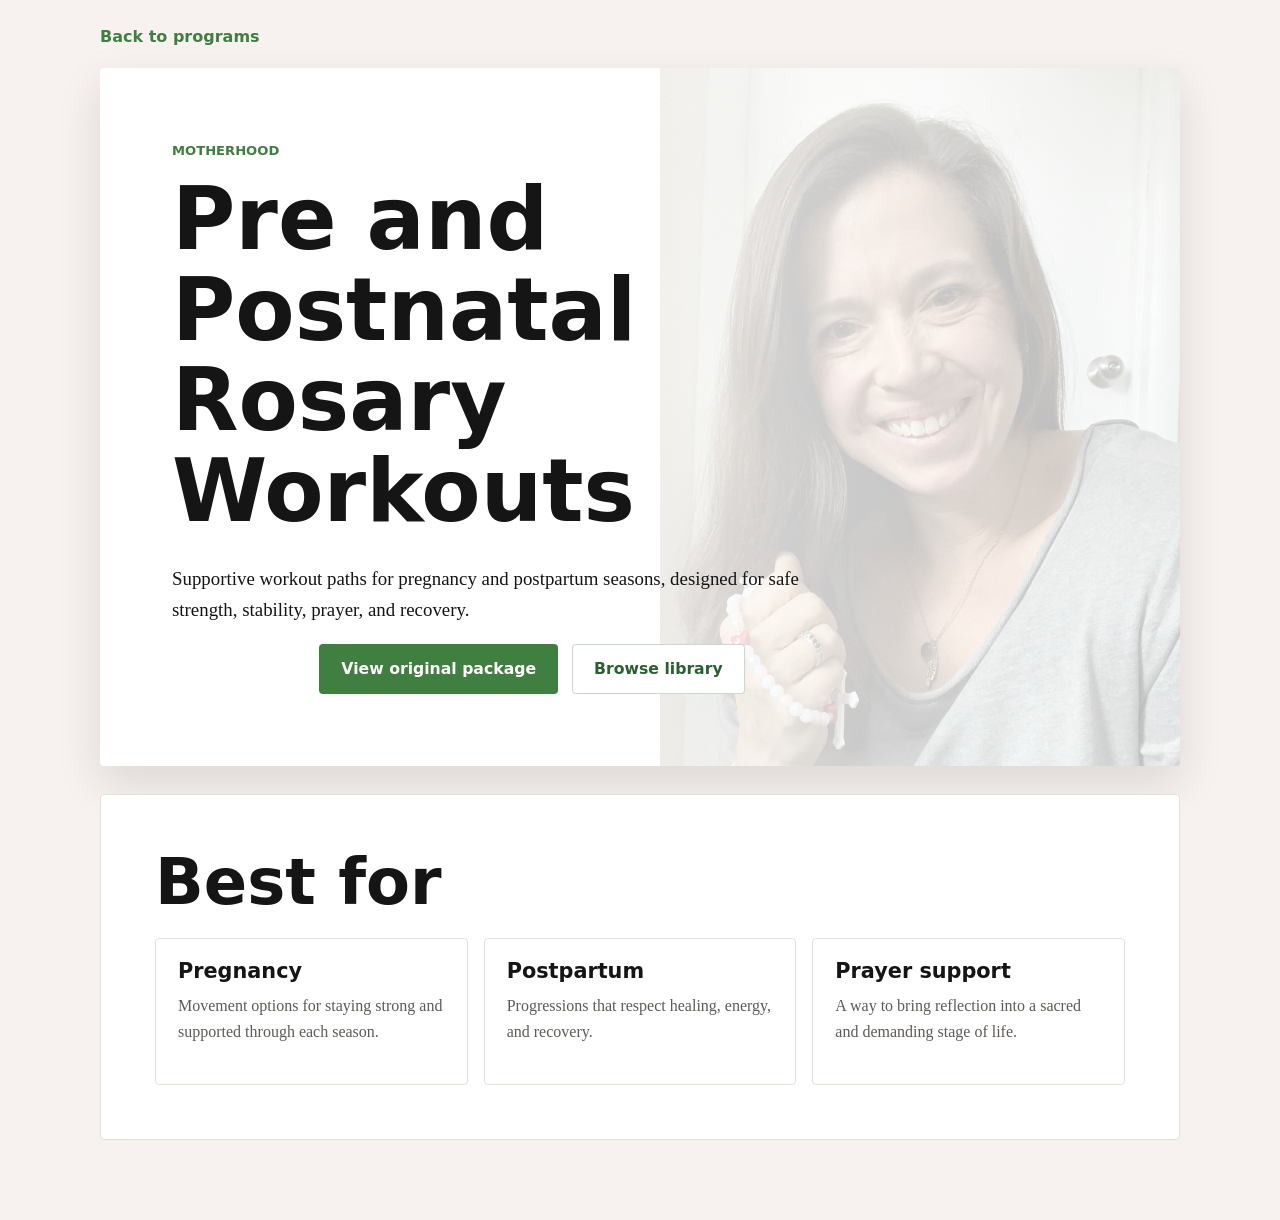
<file: programs/pre-postnatal.html>
<!doctype html>
<html lang="en">
  <head>
    <meta charset="utf-8">
    <meta name="viewport" content="width=device-width, initial-scale=1">
    <meta name="description" content="Pre and Postnatal Rosary Workouts Package overview for pregnancy, postpartum strength, and recovery.">
    <meta name="theme-color" content="#3f7f3f">
    <link rel="icon" href="../assets/favicon.png">
    <link rel="stylesheet" href="../styles.css">
    <title>Pre and Postnatal Rosary Workouts</title>
  </head>
  <body class="program-page">
    <main class="program-detail">
      <a class="back-link" href="../index.html#programs">Back to programs</a>
      <section class="program-hero">
        <div>
          <p class="eyebrow">Motherhood</p>
          <h1>Pre and Postnatal Rosary Workouts</h1>
          <p>Supportive workout paths for pregnancy and postpartum seasons, designed for safe strength, stability, prayer, and recovery.</p>
          <div class="hero__actions">
            <a class="button button--primary" href="https://fiatfitnessproject.com/home/pre-postnatal-rosary-workouts-package/">View original package</a>
            <a class="button button--secondary button--light" href="../index.html#library">Browse library</a>
          </div>
        </div>
      </section>
      <section class="program-content">
        <h2>Best for</h2>
        <div class="detail-grid">
          <article><h3>Pregnancy</h3><p>Movement options for staying strong and supported through each season.</p></article>
          <article><h3>Postpartum</h3><p>Progressions that respect healing, energy, and recovery.</p></article>
          <article><h3>Prayer support</h3><p>A way to bring reflection into a sacred and demanding stage of life.</p></article>
        </div>
      </section>
    </main>
  </body>
</html>
</file>
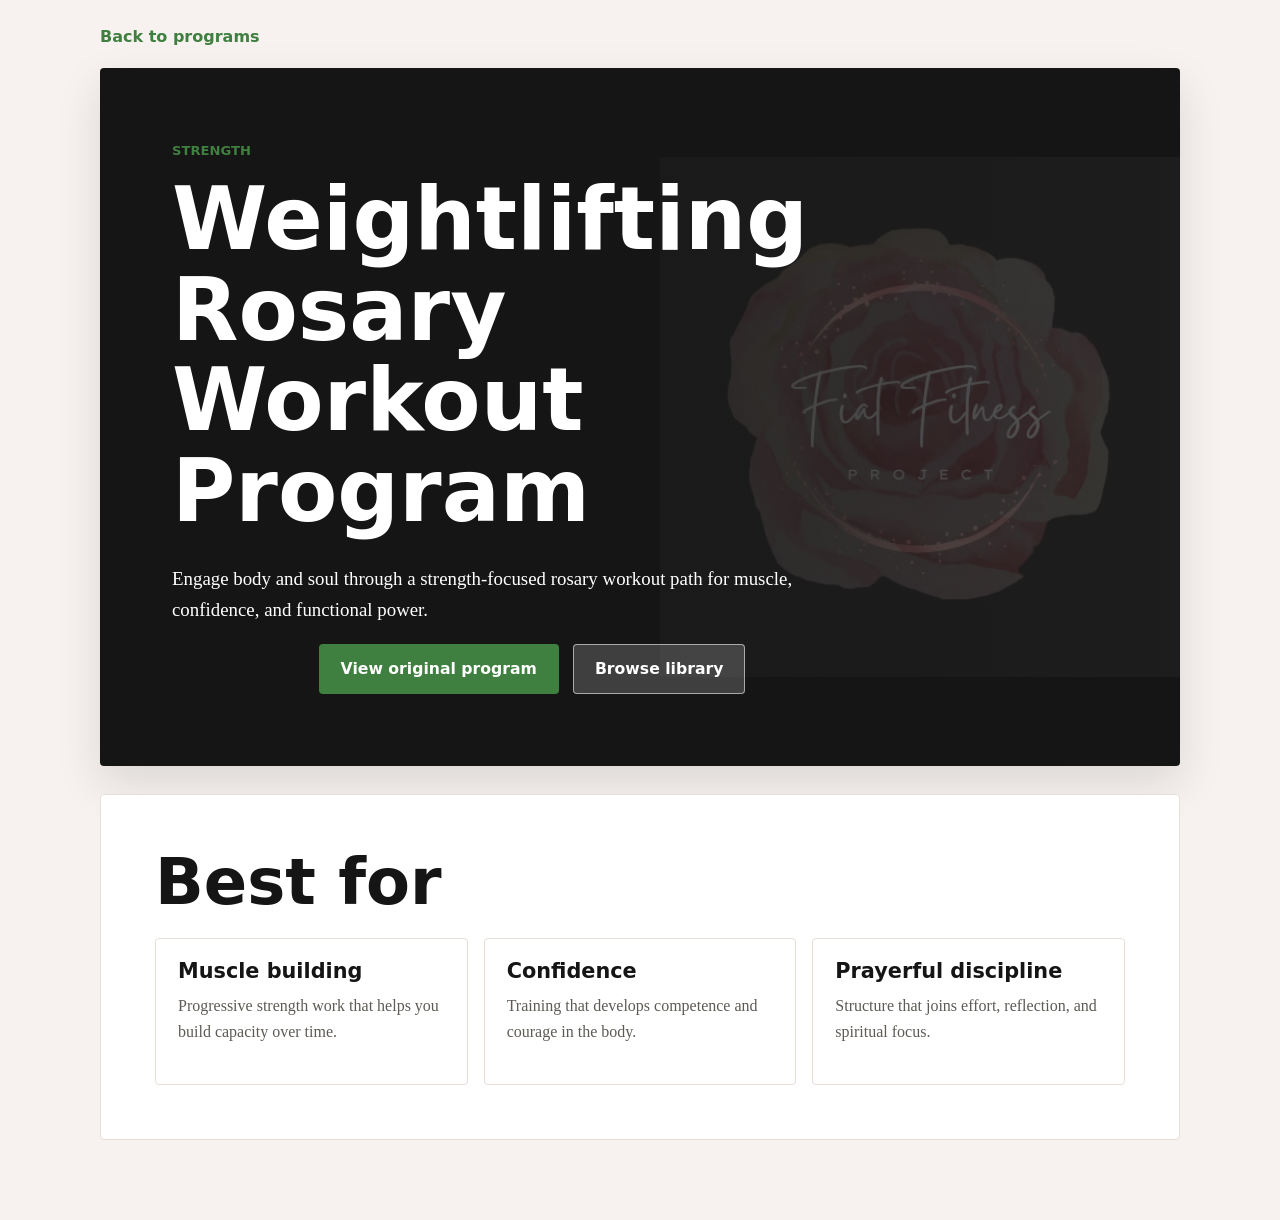
<file: programs/weightlifting.html>
<!doctype html>
<html lang="en">
  <head>
    <meta charset="utf-8">
    <meta name="viewport" content="width=device-width, initial-scale=1">
    <meta name="description" content="Weightlifting Rosary Workout Program overview for strength, confidence, and functional power.">
    <meta name="theme-color" content="#3f7f3f">
    <link rel="icon" href="../assets/favicon.png">
    <link rel="stylesheet" href="../styles.css">
    <title>Weightlifting Rosary Workout Program</title>
  </head>
  <body class="program-page">
    <main class="program-detail">
      <a class="back-link" href="../index.html#programs">Back to programs</a>
      <section class="program-hero program-hero--dark">
        <div>
          <p class="eyebrow">Strength</p>
          <h1>Weightlifting Rosary Workout Program</h1>
          <p>Engage body and soul through a strength-focused rosary workout path for muscle, confidence, and functional power.</p>
          <div class="hero__actions">
            <a class="button button--primary" href="https://fiatfitnessproject.com/weightlifting-rosary-workout-program/">View original program</a>
            <a class="button button--secondary" href="../index.html#library">Browse library</a>
          </div>
        </div>
      </section>
      <section class="program-content">
        <h2>Best for</h2>
        <div class="detail-grid">
          <article><h3>Muscle building</h3><p>Progressive strength work that helps you build capacity over time.</p></article>
          <article><h3>Confidence</h3><p>Training that develops competence and courage in the body.</p></article>
          <article><h3>Prayerful discipline</h3><p>Structure that joins effort, reflection, and spiritual focus.</p></article>
        </div>
      </section>
    </main>
  </body>
</html>
</file>
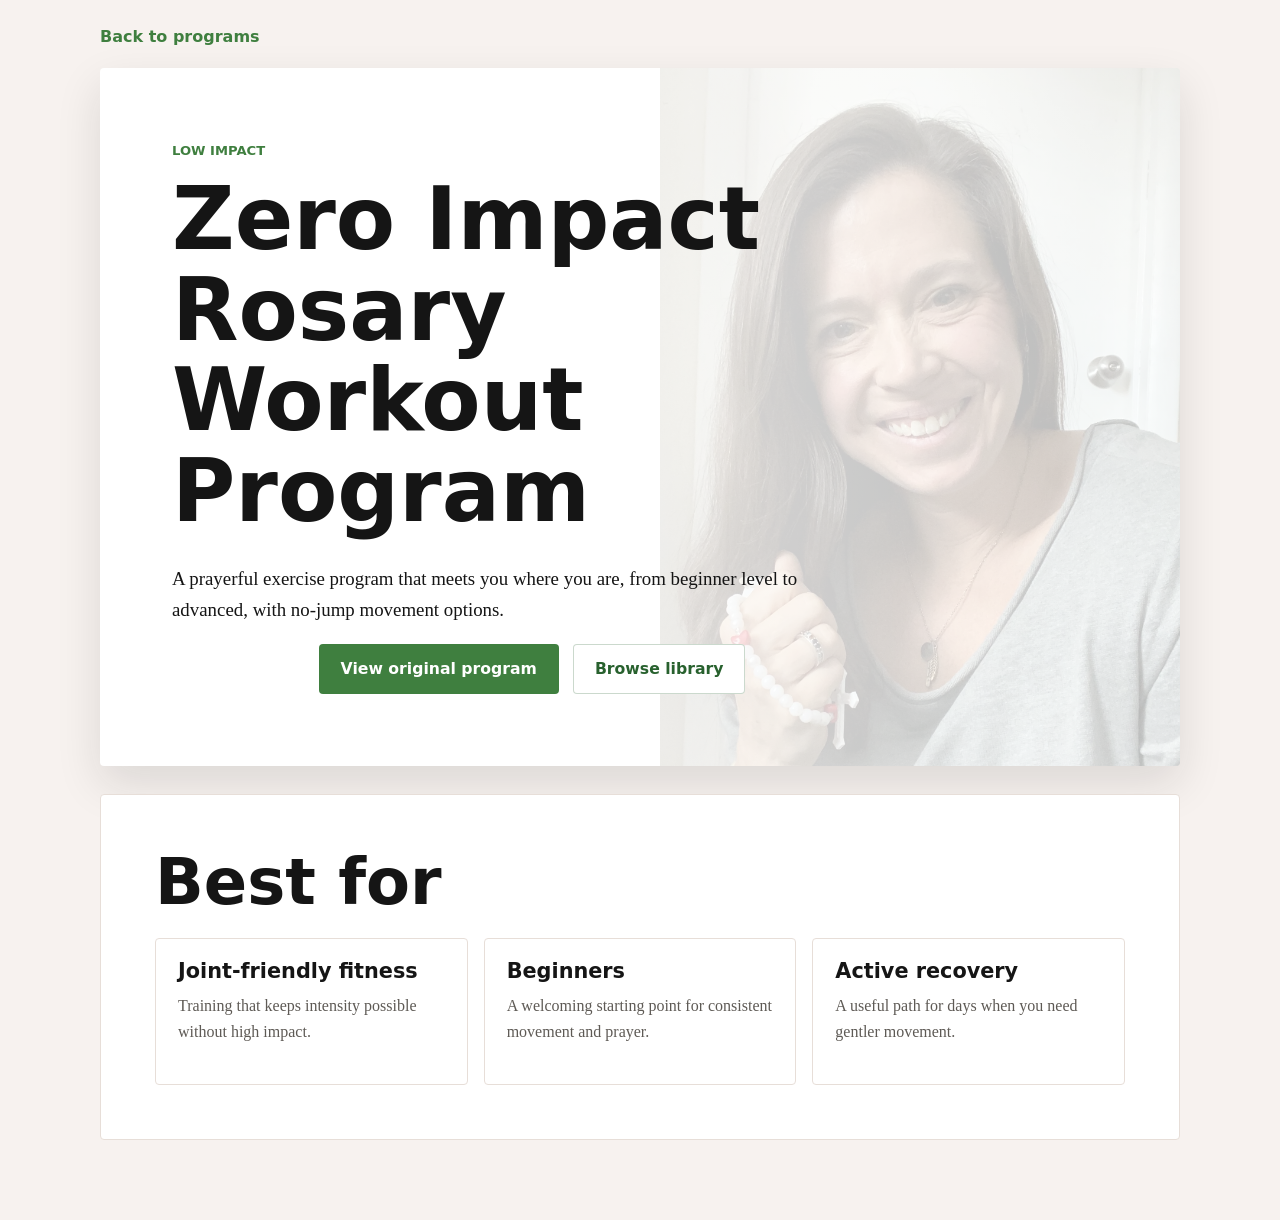
<file: programs/zero-impact.html>
<!doctype html>
<html lang="en">
  <head>
    <meta charset="utf-8">
    <meta name="viewport" content="width=device-width, initial-scale=1">
    <meta name="description" content="Zero Impact Rosary Workout Program overview for beginner-friendly and advanced joint-friendly training.">
    <meta name="theme-color" content="#3f7f3f">
    <link rel="icon" href="../assets/favicon.png">
    <link rel="stylesheet" href="../styles.css">
    <title>Zero Impact Rosary Workout Program</title>
  </head>
  <body class="program-page">
    <main class="program-detail">
      <a class="back-link" href="../index.html#programs">Back to programs</a>
      <section class="program-hero">
        <div>
          <p class="eyebrow">Low impact</p>
          <h1>Zero Impact Rosary Workout Program</h1>
          <p>A prayerful exercise program that meets you where you are, from beginner level to advanced, with no-jump movement options.</p>
          <div class="hero__actions">
            <a class="button button--primary" href="https://fiatfitnessproject.com/zero-impact-rosary-workout-program/">View original program</a>
            <a class="button button--secondary button--light" href="../index.html#library">Browse library</a>
          </div>
        </div>
      </section>
      <section class="program-content">
        <h2>Best for</h2>
        <div class="detail-grid">
          <article><h3>Joint-friendly fitness</h3><p>Training that keeps intensity possible without high impact.</p></article>
          <article><h3>Beginners</h3><p>A welcoming starting point for consistent movement and prayer.</p></article>
          <article><h3>Active recovery</h3><p>A useful path for days when you need gentler movement.</p></article>
        </div>
      </section>
    </main>
  </body>
</html>
</file>
<file: styles.css>
:root {
  --ink: #151515;
  --muted: #5e5a55;
  --paper: #ffffff;
  --soft: #f7f2ef;
  --rose: #d8a7a5;
  --rose-dark: #9e5f5b;
  --green: #3f7f3f;
  --green-dark: #28612e;
  --gold: #d8a13d;
  --line: #e7ded8;
  --shadow: 0 18px 45px rgba(21, 21, 21, 0.12);
}

* {
  box-sizing: border-box;
}

html {
  scroll-behavior: smooth;
}

body {
  margin: 0;
  color: var(--ink);
  background: var(--paper);
  font-family: "Source Serif Pro", Georgia, "Times New Roman", serif;
  line-height: 1.65;
}

img {
  display: block;
  width: 100%;
}

a {
  color: inherit;
  text-decoration: none;
}

.site-header {
  max-width: 1040px;
  margin: 0 auto;
  padding: 48px 20px 0;
  text-align: center;
}

.brand-lockup {
  display: inline-grid;
  justify-items: center;
  gap: 8px;
}

.brand-logo {
  width: clamp(180px, 30vw, 300px);
  aspect-ratio: 1;
  border-radius: 2px;
  box-shadow: var(--shadow);
  object-fit: cover;
}

.brand-title {
  font-family: Inter, ui-sans-serif, system-ui, -apple-system, BlinkMacSystemFont, "Segoe UI", sans-serif;
  font-size: clamp(2.2rem, 5vw, 3.6rem);
  font-weight: 900;
  line-height: 1;
}

.brand-subtitle {
  color: var(--muted);
  font-size: 1.08rem;
}

.nav-shell {
  position: sticky;
  z-index: 20;
  top: 0;
  margin-top: 28px;
  padding: 14px 0 18px;
  background: rgba(255, 255, 255, 0.94);
  backdrop-filter: blur(14px);
}

nav {
  display: flex;
  flex-wrap: wrap;
  justify-content: center;
  gap: 16px clamp(20px, 4vw, 38px);
  color: var(--green);
  font-family: Inter, ui-sans-serif, system-ui, -apple-system, BlinkMacSystemFont, "Segoe UI", sans-serif;
  font-weight: 900;
}

.menu-toggle {
  display: none;
  width: 100%;
  min-height: 44px;
  border: 1px solid var(--line);
  border-radius: 4px;
  color: var(--green-dark);
  background: #ffffff;
  cursor: pointer;
  font-family: Inter, ui-sans-serif, system-ui, -apple-system, BlinkMacSystemFont, "Segoe UI", sans-serif;
  font-weight: 900;
}

nav a:hover,
nav a:focus-visible {
  color: var(--green-dark);
  text-decoration: underline;
  text-underline-offset: 5px;
}

.hero {
  display: grid;
  min-height: 620px;
  place-items: center;
  padding: 86px 20px;
  color: #ffffff;
  background:
    linear-gradient(rgba(17, 17, 17, 0.68), rgba(17, 17, 17, 0.68)),
    url("assets/fiat-logo.png") center / min(620px, 86vw) no-repeat,
    #171615;
  text-align: center;
}

.hero__content {
  width: min(850px, 100%);
}

.eyebrow {
  margin: 0 0 12px;
  color: var(--green);
  font-family: Inter, ui-sans-serif, system-ui, -apple-system, BlinkMacSystemFont, "Segoe UI", sans-serif;
  font-size: 0.82rem;
  font-weight: 900;
  letter-spacing: 0;
  text-transform: uppercase;
}

.hero .eyebrow,
.media-card .eyebrow {
  color: #f0d59b;
}

h1,
h2,
h3,
p,
figure {
  margin-top: 0;
}

h1,
h2,
h3 {
  font-family: Inter, ui-sans-serif, system-ui, -apple-system, BlinkMacSystemFont, "Segoe UI", sans-serif;
  line-height: 1.05;
  letter-spacing: 0;
}

h1 {
  margin-bottom: 26px;
  font-size: clamp(2.5rem, 7vw, 5.4rem);
}

h2 {
  margin-bottom: 22px;
  font-size: clamp(2rem, 5vw, 4rem);
}

h3 {
  margin-bottom: 10px;
  font-size: 1.3rem;
}

.hero p:not(.eyebrow) {
  max-width: 720px;
  margin-right: auto;
  margin-bottom: 30px;
  margin-left: auto;
  font-size: 1.35rem;
}

.hero__actions {
  display: flex;
  flex-wrap: wrap;
  justify-content: center;
  gap: 14px;
}

.button,
.goal-button {
  min-height: 48px;
  border: 0;
  border-radius: 4px;
  cursor: pointer;
  font-family: Inter, ui-sans-serif, system-ui, -apple-system, BlinkMacSystemFont, "Segoe UI", sans-serif;
  font-size: 0.98rem;
  font-weight: 900;
}

.button {
  display: inline-flex;
  align-items: center;
  justify-content: center;
  padding: 12px 22px;
}

.button--primary {
  color: #ffffff;
  background: var(--green);
}

.button--secondary {
  color: #ffffff;
  background: rgba(255, 255, 255, 0.18);
  box-shadow: inset 0 0 0 1px rgba(255, 255, 255, 0.55);
}

.media-feature,
.program-grid,
.site-library,
.weekly-focus,
.testimonials,
.contact {
  width: min(1040px, calc(100% - 40px));
  margin: 0 auto;
}

.media-feature {
  padding: 70px 0 46px;
}

.media-card {
  position: relative;
  overflow: hidden;
  border-radius: 2px;
  color: #ffffff;
  background: #111111;
  box-shadow: var(--shadow);
}

.media-card iframe {
  display: block;
  width: 100%;
  aspect-ratio: 16 / 9;
  border: 0;
}

.media-card__copy {
  position: static;
  max-width: none;
  padding: 28px;
  color: #ffffff;
  background:
    linear-gradient(90deg, rgba(21, 21, 21, 0.95), rgba(21, 21, 21, 0.82)),
    url("assets/rosary.webp") center / cover;
}

.media-card__copy h2 {
  margin-bottom: 12px;
  font-size: clamp(1.8rem, 4vw, 3.1rem);
}

.play-badge {
  position: absolute;
  top: 50%;
  left: 50%;
  width: 86px;
  height: 60px;
  transform: translate(-50%, -50%);
  border-radius: 16px;
  background: #d92520;
  box-shadow: 0 12px 32px rgba(0, 0, 0, 0.26);
}

.play-badge::after {
  position: absolute;
  top: 50%;
  left: 52%;
  width: 0;
  height: 0;
  transform: translate(-50%, -50%);
  border-top: 14px solid transparent;
  border-bottom: 14px solid transparent;
  border-left: 22px solid #ffffff;
  content: "";
}

.program-intro {
  display: grid;
  width: min(1040px, calc(100% - 40px));
  margin: 0 auto;
  padding: 72px 0 34px;
  grid-template-columns: minmax(0, 0.9fr) minmax(320px, 1.1fr);
  gap: clamp(34px, 6vw, 70px);
  align-items: center;
}

.program-intro__image {
  overflow: hidden;
  border-radius: 2px;
  box-shadow: var(--shadow);
}

.program-intro__image img {
  min-height: 520px;
  object-fit: cover;
}

.program-intro__copy p,
.weekly-focus__intro p,
.welcome p,
.contact p,
.program-grid p,
.plan-grid p,
figcaption {
  color: var(--muted);
}

.program-grid {
  display: grid;
  grid-template-columns: repeat(4, minmax(0, 1fr));
  gap: 16px;
  padding: 34px 0 74px;
}

.program-grid article,
.plan-grid article,
.testimonial-grid figure {
  border: 1px solid var(--line);
  border-radius: 4px;
  padding: 24px;
  background: #ffffff;
}

.program-grid span,
.plan-grid span {
  display: inline-flex;
  margin-bottom: 20px;
  color: var(--rose-dark);
  font-family: Inter, ui-sans-serif, system-ui, -apple-system, BlinkMacSystemFont, "Segoe UI", sans-serif;
  font-size: 0.8rem;
  font-weight: 900;
  text-transform: uppercase;
}

.program-grid article {
  display: grid;
  align-content: start;
}

.program-grid article a,
.link-card a,
.account-card a {
  color: var(--green);
  font-family: Inter, ui-sans-serif, system-ui, -apple-system, BlinkMacSystemFont, "Segoe UI", sans-serif;
  font-weight: 900;
}

.program-grid article a {
  margin-top: 12px;
}

.program-grid article a:hover,
.program-grid article a:focus-visible,
.link-card a:hover,
.link-card a:focus-visible,
.account-card a:hover,
.account-card a:focus-visible {
  color: var(--green-dark);
  text-decoration: underline;
  text-underline-offset: 4px;
}

.site-library {
  padding: 78px clamp(20px, 5vw, 54px);
  background: var(--soft);
}

.library-intro {
  max-width: 820px;
  margin-bottom: 34px;
}

.library-block {
  margin-top: 42px;
}

.block-heading {
  display: grid;
  grid-template-columns: minmax(0, 0.9fr) minmax(260px, 0.7fr);
  gap: 24px;
  align-items: end;
  margin-bottom: 18px;
}

.block-heading h3,
.block-heading p {
  margin-bottom: 0;
}

.block-heading > p,
.library-count {
  color: var(--muted);
}

.library-block--feature {
  display: grid;
  grid-template-columns: minmax(0, 1fr) auto;
  gap: 24px;
  align-items: center;
  border: 1px solid var(--line);
  border-radius: 4px;
  padding: 28px;
  background: #ffffff;
}

.library-stats {
  display: grid;
  grid-template-columns: repeat(4, minmax(0, 1fr));
  gap: 12px;
  margin: 28px 0 42px;
}

.library-stats article {
  border: 1px solid var(--line);
  border-radius: 4px;
  padding: 20px;
  background: #ffffff;
}

.library-stats strong {
  display: block;
  color: var(--green-dark);
  font-family: Inter, ui-sans-serif, system-ui, -apple-system, BlinkMacSystemFont, "Segoe UI", sans-serif;
  font-size: clamp(2rem, 4vw, 3.5rem);
  line-height: 1;
}

.library-stats span {
  color: var(--muted);
  font-weight: 700;
}

.library-block--feature p,
.link-card p {
  color: var(--muted);
}

.feature-actions {
  display: flex;
  flex-wrap: wrap;
  gap: 12px;
}

.button--light {
  color: var(--green-dark);
  background: #ffffff;
  box-shadow: inset 0 0 0 1px rgba(40, 97, 46, 0.24);
}

.featured-paths {
  display: grid;
  grid-template-columns: repeat(4, minmax(0, 1fr));
  gap: 16px;
}

.featured-card {
  overflow: hidden;
  border: 1px solid var(--line);
  border-radius: 4px;
  background: #ffffff;
  box-shadow: 0 12px 28px rgba(21, 21, 21, 0.08);
  transition: transform 180ms ease, box-shadow 180ms ease;
}

.featured-card:hover {
  transform: translateY(-4px);
  box-shadow: 0 20px 42px rgba(21, 21, 21, 0.14);
}

.featured-card__image {
  position: relative;
  overflow: hidden;
  aspect-ratio: 4 / 3;
  background: #171615;
}

.featured-card__image img {
  height: 100%;
  object-fit: cover;
  opacity: 0.76;
}

.featured-card__copy {
  padding: 20px;
}

.featured-card h4,
.video-card h5 {
  margin: 0 0 10px;
  color: var(--ink);
  font-family: Inter, ui-sans-serif, system-ui, -apple-system, BlinkMacSystemFont, "Segoe UI", sans-serif;
  line-height: 1.2;
}

.featured-card p {
  color: var(--muted);
}

.mini-play {
  position: absolute;
  top: 14px;
  left: 14px;
  z-index: 1;
  width: 44px;
  height: 32px;
  border-radius: 9px;
  background: #d92520;
  box-shadow: 0 10px 24px rgba(0, 0, 0, 0.28);
}

.mini-play::after {
  position: absolute;
  top: 50%;
  left: 53%;
  width: 0;
  height: 0;
  transform: translate(-50%, -50%);
  border-top: 8px solid transparent;
  border-bottom: 8px solid transparent;
  border-left: 13px solid #ffffff;
  content: "";
}

.link-card-grid {
  display: grid;
  grid-template-columns: repeat(3, minmax(0, 1fr));
  gap: 14px;
}

.link-card-grid--compact {
  grid-template-columns: repeat(4, minmax(0, 1fr));
}

.link-card {
  display: grid;
  align-content: start;
  border: 1px solid var(--line);
  border-radius: 4px;
  padding: 20px;
  background: #ffffff;
  transition: border-color 180ms ease, box-shadow 180ms ease, transform 180ms ease;
}

.link-card:hover {
  border-color: rgba(63, 127, 63, 0.42);
  box-shadow: 0 14px 30px rgba(21, 21, 21, 0.08);
  transform: translateY(-2px);
}

.link-card h4 {
  margin: 0 0 10px;
  color: var(--ink);
  font-family: Inter, ui-sans-serif, system-ui, -apple-system, BlinkMacSystemFont, "Segoe UI", sans-serif;
  font-size: 1.05rem;
  line-height: 1.2;
}

.link-tag {
  margin-bottom: 14px;
  color: var(--rose-dark);
  font-family: Inter, ui-sans-serif, system-ui, -apple-system, BlinkMacSystemFont, "Segoe UI", sans-serif;
  font-size: 0.74rem;
  font-weight: 900;
  text-transform: uppercase;
}

.directory-list {
  display: grid;
  grid-template-columns: repeat(4, minmax(0, 1fr));
  gap: 14px;
}

.account-card {
  border: 1px solid var(--line);
  border-radius: 4px;
  padding: 22px;
  background: #ffffff;
}

.account-card h4 {
  margin: 0 0 8px;
  font-family: Inter, ui-sans-serif, system-ui, -apple-system, BlinkMacSystemFont, "Segoe UI", sans-serif;
  font-size: 1.05rem;
  line-height: 1.2;
}

.account-card p {
  margin-bottom: 16px;
  color: var(--muted);
  font-size: 0.98rem;
}

.account-card ul {
  display: grid;
  gap: 8px;
  margin: 0;
  padding: 0;
  list-style: none;
}

.account-card li {
  border-top: 1px solid rgba(231, 222, 216, 0.78);
  padding-top: 8px;
}

.account-card a {
  display: inline-flex;
  align-items: center;
  gap: 6px;
  font-size: 0.94rem;
}

.account-card a::after {
  content: "›";
  font-size: 1.1rem;
  line-height: 1;
}

.library-tools {
  display: grid;
  gap: 16px;
  margin-bottom: 14px;
}

.search-box {
  display: grid;
  gap: 8px;
  color: var(--ink);
  font-family: Inter, ui-sans-serif, system-ui, -apple-system, BlinkMacSystemFont, "Segoe UI", sans-serif;
  font-weight: 900;
}

.search-box input {
  min-height: 52px;
  border-color: rgba(40, 97, 46, 0.28);
  box-shadow: 0 10px 24px rgba(21, 21, 21, 0.06);
}

.filter-bar {
  display: flex;
  flex-wrap: wrap;
  gap: 10px;
}

.filter-button,
.clear-button {
  min-height: 42px;
  border: 1px solid var(--line);
  border-radius: 999px;
  padding: 8px 15px;
  color: var(--green-dark);
  background: #ffffff;
  cursor: pointer;
  font-family: Inter, ui-sans-serif, system-ui, -apple-system, BlinkMacSystemFont, "Segoe UI", sans-serif;
  font-weight: 900;
}

.filter-button.is-active {
  color: #ffffff;
  border-color: var(--green);
  background: var(--green);
}

.clear-button {
  justify-self: start;
  color: var(--rose-dark);
  background: transparent;
}

.empty-state {
  display: grid;
  gap: 4px;
  border: 1px dashed rgba(158, 95, 91, 0.48);
  border-radius: 4px;
  padding: 24px;
  color: var(--muted);
  background: rgba(255, 255, 255, 0.62);
}

.empty-state strong {
  color: var(--ink);
  font-family: Inter, ui-sans-serif, system-ui, -apple-system, BlinkMacSystemFont, "Segoe UI", sans-serif;
}

.workout-sections {
  display: grid;
  gap: 22px;
  margin-top: 22px;
}

.workout-section {
  border-top: 1px solid var(--line);
  padding-top: 22px;
}

.workout-section__header {
  display: flex;
  align-items: baseline;
  justify-content: space-between;
  gap: 16px;
  margin-bottom: 14px;
}

.workout-section__header h4 {
  margin: 0;
  font-family: Inter, ui-sans-serif, system-ui, -apple-system, BlinkMacSystemFont, "Segoe UI", sans-serif;
  font-size: clamp(1.35rem, 3vw, 2rem);
}

.workout-section__header span {
  color: var(--rose-dark);
  font-family: Inter, ui-sans-serif, system-ui, -apple-system, BlinkMacSystemFont, "Segoe UI", sans-serif;
  font-weight: 900;
}

.video-card-grid {
  display: grid;
  grid-template-columns: repeat(3, minmax(0, 1fr));
  gap: 14px;
}

.video-card {
  overflow: hidden;
  border: 1px solid var(--line);
  border-radius: 4px;
  background: #ffffff;
  transition: transform 180ms ease, box-shadow 180ms ease;
}

.video-card:hover {
  transform: translateY(-3px);
  box-shadow: 0 16px 34px rgba(21, 21, 21, 0.1);
}

.video-thumb {
  position: relative;
  display: block;
  min-height: 126px;
  overflow: hidden;
  background:
    linear-gradient(135deg, rgba(21, 21, 21, 0.1), rgba(21, 21, 21, 0.68)),
    var(--green);
}

.video-thumb::before {
  position: absolute;
  inset: 0;
  opacity: 0.78;
  background: url("assets/rosary.jpg") center / cover;
  content: "";
}

.video-thumb--pilates::before,
.video-thumb--motherhood::before {
  background-image: url("assets/mer-w-rosary-edited.jpeg");
}

.video-thumb--strength::before,
.video-thumb--community::before {
  background-image: url("assets/fiat-logo.png");
}

.video-thumb::after {
  position: absolute;
  inset: 0;
  background: linear-gradient(135deg, rgba(21, 21, 21, 0.16), rgba(21, 21, 21, 0.76));
  content: "";
}

.video-thumb > span:not(.mini-play) {
  position: absolute;
  right: 12px;
  bottom: 12px;
  z-index: 1;
  border-radius: 999px;
  padding: 6px 10px;
  color: #ffffff;
  background: rgba(21, 21, 21, 0.72);
  font-family: Inter, ui-sans-serif, system-ui, -apple-system, BlinkMacSystemFont, "Segoe UI", sans-serif;
  font-size: 0.74rem;
  font-weight: 900;
}

.video-card__copy {
  padding: 18px;
}

.video-card__copy p {
  color: var(--muted);
  font-size: 0.96rem;
}

.weekly-focus {
  padding: 78px clamp(20px, 5vw, 54px);
  background: var(--soft);
}

.weekly-focus__intro {
  max-width: 760px;
}

.goal-switcher {
  display: flex;
  flex-wrap: wrap;
  gap: 12px;
  margin: 34px 0 24px;
}

.goal-button {
  padding: 0 22px;
  color: var(--green-dark);
  background: #ffffff;
  box-shadow: inset 0 0 0 1px rgba(40, 97, 46, 0.24);
}

.goal-button.is-active {
  color: #ffffff;
  background: var(--green);
}

.plan-grid {
  display: grid;
  grid-template-columns: repeat(3, minmax(0, 1fr));
  gap: 16px;
}

.welcome {
  display: grid;
  width: min(1040px, calc(100% - 40px));
  margin: 0 auto;
  padding: 86px 0;
  grid-template-columns: minmax(320px, 1.05fr) minmax(0, 0.95fr);
  gap: clamp(34px, 6vw, 70px);
  align-items: center;
}

.welcome blockquote,
.testimonial-grid blockquote {
  margin: 26px 0;
  color: var(--ink);
  font-size: clamp(1.35rem, 3vw, 2rem);
  font-style: italic;
  line-height: 1.35;
}

.welcome__image {
  overflow: hidden;
  border-radius: 2px;
  box-shadow: var(--shadow);
}

.welcome__image img {
  min-height: auto;
  object-fit: contain;
  background: #2f2d2a;
}

.testimonials {
  padding: 74px 0;
  border-top: 1px solid var(--line);
  text-align: center;
}

.testimonial-grid {
  display: grid;
  grid-template-columns: repeat(2, minmax(0, 1fr));
  gap: 18px;
  margin-top: 24px;
  text-align: left;
}

.contact {
  display: grid;
  padding: 76px clamp(20px, 5vw, 54px);
  grid-template-columns: minmax(0, 0.85fr) minmax(320px, 1.15fr);
  gap: clamp(30px, 5vw, 64px);
  background: var(--soft);
}

.contact-form {
  display: grid;
  gap: 16px;
}

.contact-form label {
  display: grid;
  gap: 6px;
  color: var(--ink);
  font-family: Inter, ui-sans-serif, system-ui, -apple-system, BlinkMacSystemFont, "Segoe UI", sans-serif;
  font-weight: 800;
}

input,
textarea {
  width: 100%;
  border: 1px solid var(--line);
  border-radius: 4px;
  padding: 12px 14px;
  color: var(--ink);
  background: #ffffff;
  font: inherit;
}

textarea {
  resize: vertical;
}

.form-note {
  min-height: 1.4em;
  margin: 0;
  color: var(--green-dark);
  font-weight: 700;
}

footer {
  padding: 34px 20px;
  color: rgba(255, 255, 255, 0.78);
  background: var(--ink);
  text-align: center;
}

footer p {
  margin: 0;
}

.program-page {
  background: var(--soft);
}

.program-detail {
  width: min(1080px, calc(100% - 40px));
  margin: 0 auto;
  padding: 24px 0 80px;
}

.back-link {
  display: inline-flex;
  margin-bottom: 18px;
  color: var(--green);
  font-family: Inter, ui-sans-serif, system-ui, -apple-system, BlinkMacSystemFont, "Segoe UI", sans-serif;
  font-weight: 900;
}

.program-hero {
  display: grid;
  min-height: 520px;
  align-items: end;
  border-radius: 4px;
  padding: clamp(28px, 6vw, 72px);
  color: var(--ink);
  background:
    linear-gradient(90deg, rgba(255, 255, 255, 0.96), rgba(255, 255, 255, 0.72)),
    url("assets/mer-w-rosary-edited.webp") right center / auto 100% no-repeat,
    #ffffff;
  box-shadow: var(--shadow);
}

.program-hero--dark {
  color: #ffffff;
  background:
    linear-gradient(90deg, rgba(21, 21, 21, 0.92), rgba(21, 21, 21, 0.72)),
    url("assets/fiat-logo.webp") right center / min(520px, 70vw) no-repeat,
    #171615;
}

.program-hero > div {
  max-width: 720px;
}

.program-hero p:not(.eyebrow) {
  max-width: 640px;
  font-size: 1.18rem;
}

.program-content {
  margin-top: 28px;
  border: 1px solid var(--line);
  border-radius: 4px;
  padding: clamp(24px, 5vw, 54px);
  background: #ffffff;
}

.detail-grid {
  display: grid;
  grid-template-columns: repeat(3, minmax(0, 1fr));
  gap: 16px;
}

.detail-grid article {
  border: 1px solid var(--line);
  border-radius: 4px;
  padding: 22px;
}

.detail-grid p {
  color: var(--muted);
}

@media (max-width: 900px) {
  .program-intro,
  .welcome,
  .contact {
    grid-template-columns: 1fr;
  }

  .program-grid {
    grid-template-columns: repeat(2, minmax(0, 1fr));
  }

  .library-stats,
  .featured-paths {
    grid-template-columns: repeat(2, minmax(0, 1fr));
  }

  .link-card-grid,
  .link-card-grid--compact,
  .video-card-grid,
  .directory-list {
    grid-template-columns: repeat(2, minmax(0, 1fr));
  }

  .library-block--feature,
  .block-heading {
    grid-template-columns: 1fr;
  }

  .plan-grid,
  .testimonial-grid,
  .detail-grid {
    grid-template-columns: 1fr;
  }
}

@media (max-width: 580px) {
  .site-header {
    padding-top: 30px;
  }

  .nav-shell {
    margin-top: 18px;
    padding-bottom: 12px;
  }

  .menu-toggle {
    display: inline-flex;
    align-items: center;
    justify-content: center;
  }

  nav {
    display: none;
    padding-top: 12px;
    gap: 10px 18px;
    font-size: 0.92rem;
  }

  body.nav-open nav {
    display: grid;
  }

  .hero {
    min-height: 560px;
    padding: 64px 20px;
  }

  .program-hero {
    min-height: 460px;
    background:
      linear-gradient(rgba(255, 255, 255, 0.92), rgba(255, 255, 255, 0.92)),
      url("assets/mer-w-rosary-edited.webp") center / cover no-repeat,
      #ffffff;
  }

  .program-hero--dark {
    background:
      linear-gradient(rgba(21, 21, 21, 0.88), rgba(21, 21, 21, 0.88)),
      url("assets/fiat-logo.webp") center / cover no-repeat,
      #171615;
  }

  .hero__actions,
  .goal-switcher {
    display: grid;
  }

  .program-grid {
    grid-template-columns: 1fr;
  }

  .library-stats,
  .featured-paths {
    grid-template-columns: 1fr;
  }

  .link-card-grid,
  .link-card-grid--compact,
  .video-card-grid,
  .directory-list {
    grid-template-columns: 1fr;
  }

  .workout-section__header {
    display: grid;
    gap: 4px;
  }

  .program-intro__image img,
  .welcome__image img {
    min-height: 360px;
  }

  .media-card__copy {
    inset: auto 24px 24px;
  }
}
</file>
